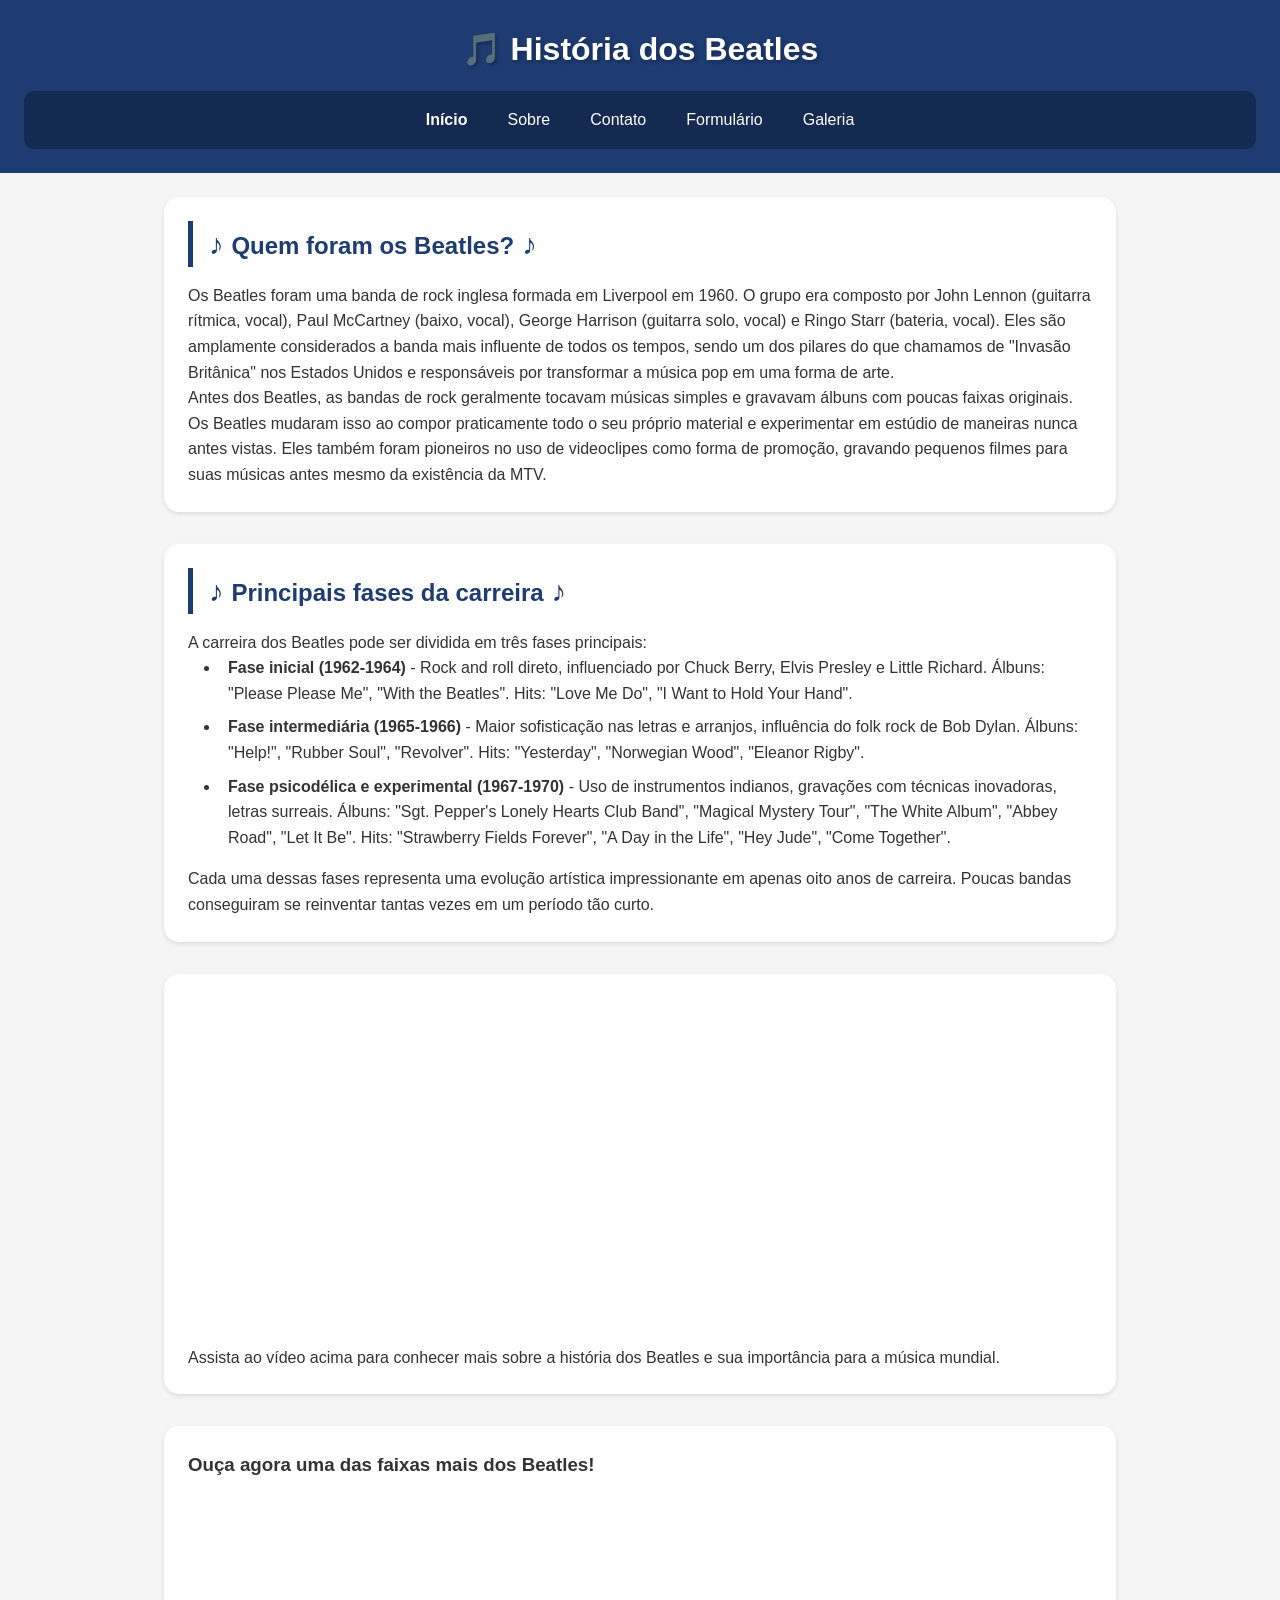
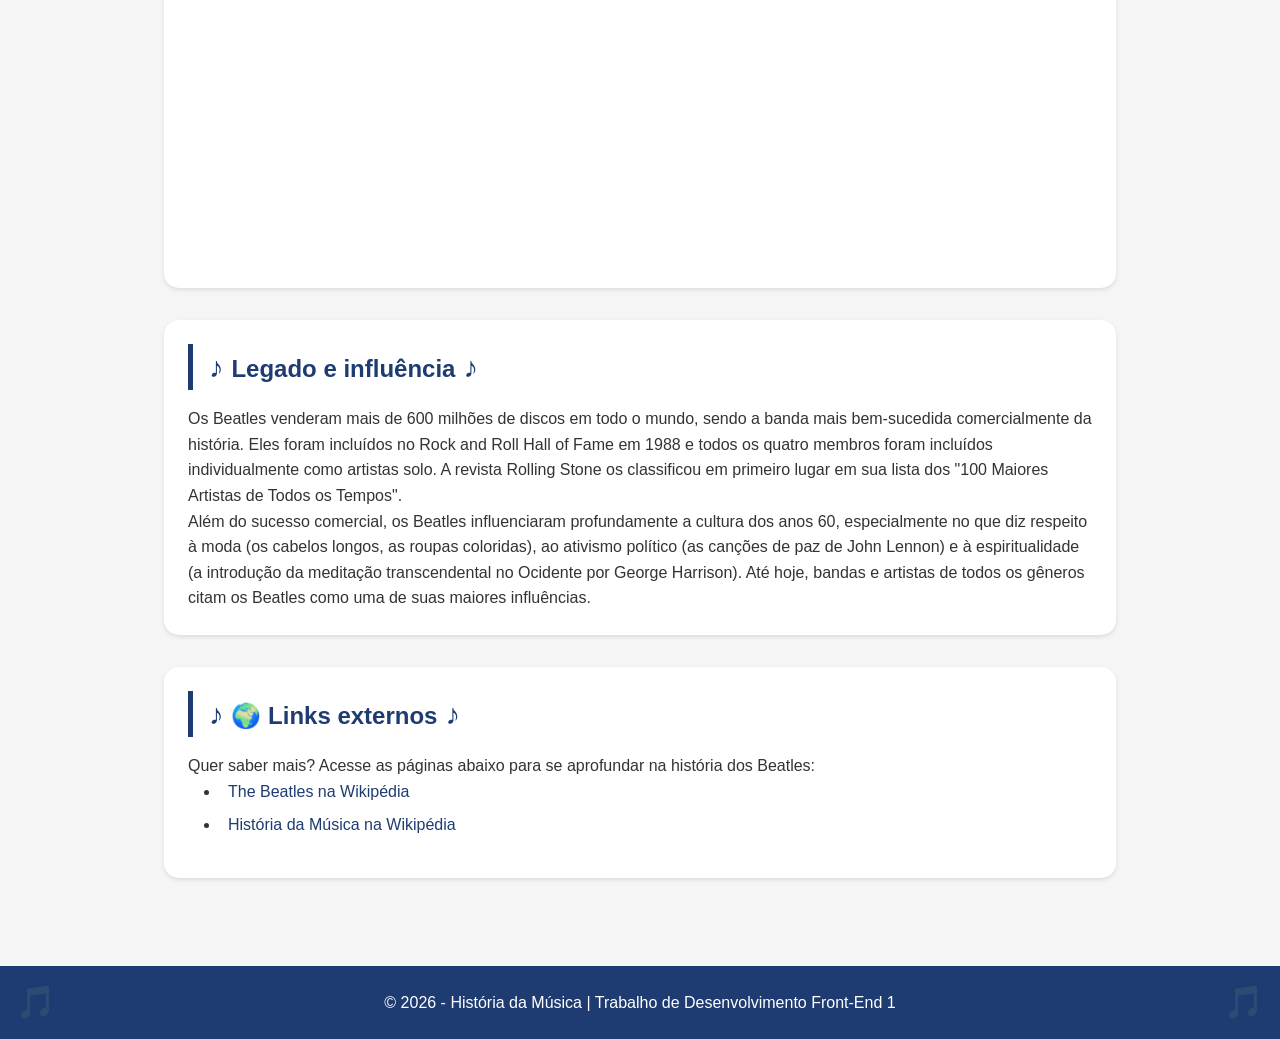
<file: html/beatles.html>
<!DOCTYPE html>
<html lang="pt-br">

<head>
    <meta charset="UTF-8">
    <meta name="viewport" content="width=device-width, initial-scale=1.0">
    <meta name="description" content="História dos Beatles, uma das bandas mais importantes da música mundial">
    <link rel="stylesheet" href="/css/artistas.css">
    <link rel="stylesheet" href="/css/global.css">
    <title>História dos Beatles - História da Música</title>
</head>

<body>

    <header>
        <h1 id="titulo-principal">🎵 História dos Beatles</h1>

        <!-- Menu de navegação com links internos -->
        <nav>
            <a href="inicio.html">Início</a>
            <a href="sobre.html">Sobre</a>
            <a href="contato.html">Contato</a>
            <a href="formulario.html">Formulário</a>
            <a href="galeria.html">Galeria</a>
        </nav>
    </header>

    <main>

        <section>
            <article>
                <h2>Quem foram os Beatles?</h2>
                <p>Os Beatles foram uma banda de rock inglesa formada em Liverpool em 1960. O grupo era composto por
                    John Lennon (guitarra rítmica, vocal), Paul McCartney (baixo, vocal), George Harrison (guitarra
                    solo, vocal) e Ringo Starr (bateria, vocal). Eles são amplamente considerados a banda mais
                    influente de todos os tempos, sendo um dos pilares do que chamamos de "Invasão Britânica" nos
                    Estados Unidos e responsáveis por transformar a música pop em uma forma de arte.</p>
                <p>Antes dos Beatles, as bandas de rock geralmente tocavam músicas simples e gravavam álbuns com poucas
                    faixas originais. Os Beatles mudaram isso ao compor praticamente todo o seu próprio material e
                    experimentar em estúdio de maneiras nunca antes vistas. Eles também foram pioneiros no uso de
                    videoclipes como forma de promoção, gravando pequenos filmes para suas músicas antes mesmo da
                    existência da MTV.</p>
            </article>
        </section>

        <section>
            <article>

                <h2>Principais fases da carreira</h2>
                <p>A carreira dos Beatles pode ser dividida em três fases principais:</p>
                <ul>
                    <li><strong>Fase inicial (1962-1964)</strong> - Rock and roll direto, influenciado por Chuck Berry,
                        Elvis Presley e Little Richard. Álbuns: "Please Please Me", "With the Beatles". Hits: "Love Me
                        Do", "I Want to Hold Your Hand".</li>
                    <li><strong>Fase intermediária (1965-1966)</strong> - Maior sofisticação nas letras e arranjos,
                        influência do folk rock de Bob Dylan. Álbuns: "Help!", "Rubber Soul", "Revolver". Hits:
                        "Yesterday",
                        "Norwegian Wood", "Eleanor Rigby".</li>
                    <li><strong>Fase psicodélica e experimental (1967-1970)</strong> - Uso de instrumentos indianos,
                        gravações com técnicas inovadoras, letras surreais. Álbuns: "Sgt. Pepper's Lonely Hearts Club
                        Band", "Magical Mystery Tour", "The White Album", "Abbey Road", "Let It Be". Hits: "Strawberry
                        Fields Forever", "A Day in the Life", "Hey Jude", "Come Together".</li>
                </ul>
                <p>Cada uma dessas fases representa uma evolução artística impressionante em apenas oito anos de
                    carreira. Poucas bandas conseguiram se reinventar tantas vezes em um período tão curto.</p>
            </article>
        </section>

        <section>
            <article>
                <iframe width="560" height="315" src="https://www.youtube.com/embed/3V6JCvdVYwY?si=ZCTJavPy29-0iq7s"
                    title="YouTube video player" frameborder="0"
                    allow="accelerometer; autoplay; clipboard-write; encrypted-media; gyroscope; picture-in-picture; web-share"
                    referrerpolicy="strict-origin-when-cross-origin" allowfullscreen></iframe>
                <p>Assista ao vídeo acima para conhecer mais sobre a história dos Beatles e sua importância para a
                    música mundial.</p>
            </article>
        </section>

        <section>
            <article>
                <h3>Ouça agora uma das faixas mais dos Beatles!</h3>
                <iframe data-testid="embed-iframe" style="border-radius:12px"
                    src="https://open.spotify.com/embed/track/6dGnYIeXmHdcikdzNNDMm2?utm_source=generator" width="50%"
                    height="352" frameBorder="0" allowfullscreen=""
                    allow="autoplay; clipboard-write; encrypted-media; fullscreen; picture-in-picture"
                    loading="lazy"></iframe>
            </article>
        </section>

        <section>
            <article>
                <h2>Legado e influência</h2>
                <p>Os Beatles venderam mais de 600 milhões de discos em todo o mundo, sendo a banda mais bem-sucedida
                    comercialmente da história. Eles foram incluídos no Rock and Roll Hall of Fame em 1988 e todos os
                    quatro membros foram incluídos individualmente como artistas solo. A revista Rolling Stone os
                    classificou em primeiro lugar em sua lista dos "100 Maiores Artistas de Todos os Tempos".</p>
                <p>Além do sucesso comercial, os Beatles influenciaram profundamente a cultura dos anos 60,
                    especialmente no que diz respeito à moda (os cabelos longos, as roupas coloridas), ao ativismo
                    político (as canções de paz de John Lennon) e à espiritualidade (a introdução da meditação
                    transcendental no Ocidente por George Harrison). Até hoje, bandas e artistas de todos os gêneros
                    citam os Beatles como uma de suas maiores influências.</p>
            </article>
        </section>

        <section>
            <article>
                <h2 class="subtitulo">🌍 Links externos</h2>
                <p>Quer saber mais? Acesse as páginas abaixo para se aprofundar na história dos Beatles:</p>
                <ul>
                    <li><a title="Clique aqui para saber mais sobre os Beatles"
                            href="https://pt.wikipedia.org/wiki/The_Beatles" target="_blank"
                            rel="noopener noreferrer">The
                            Beatles na Wikipédia</a></li>
                    <li><a title="Clique aqui para saber mais sobre a história da música"
                            href="https://pt.wikipedia.org/wiki/História_da_música" target="_blank"
                            rel="noopener noreferrer">História da Música na Wikipédia</a></li>
                </ul>
            </article>
        </section>
    </main>

    <footer>
        <p>&copy; 2026 - História da Música | Trabalho de Desenvolvimento Front-End 1</p>
    </footer>

</body>

</html>
</file>
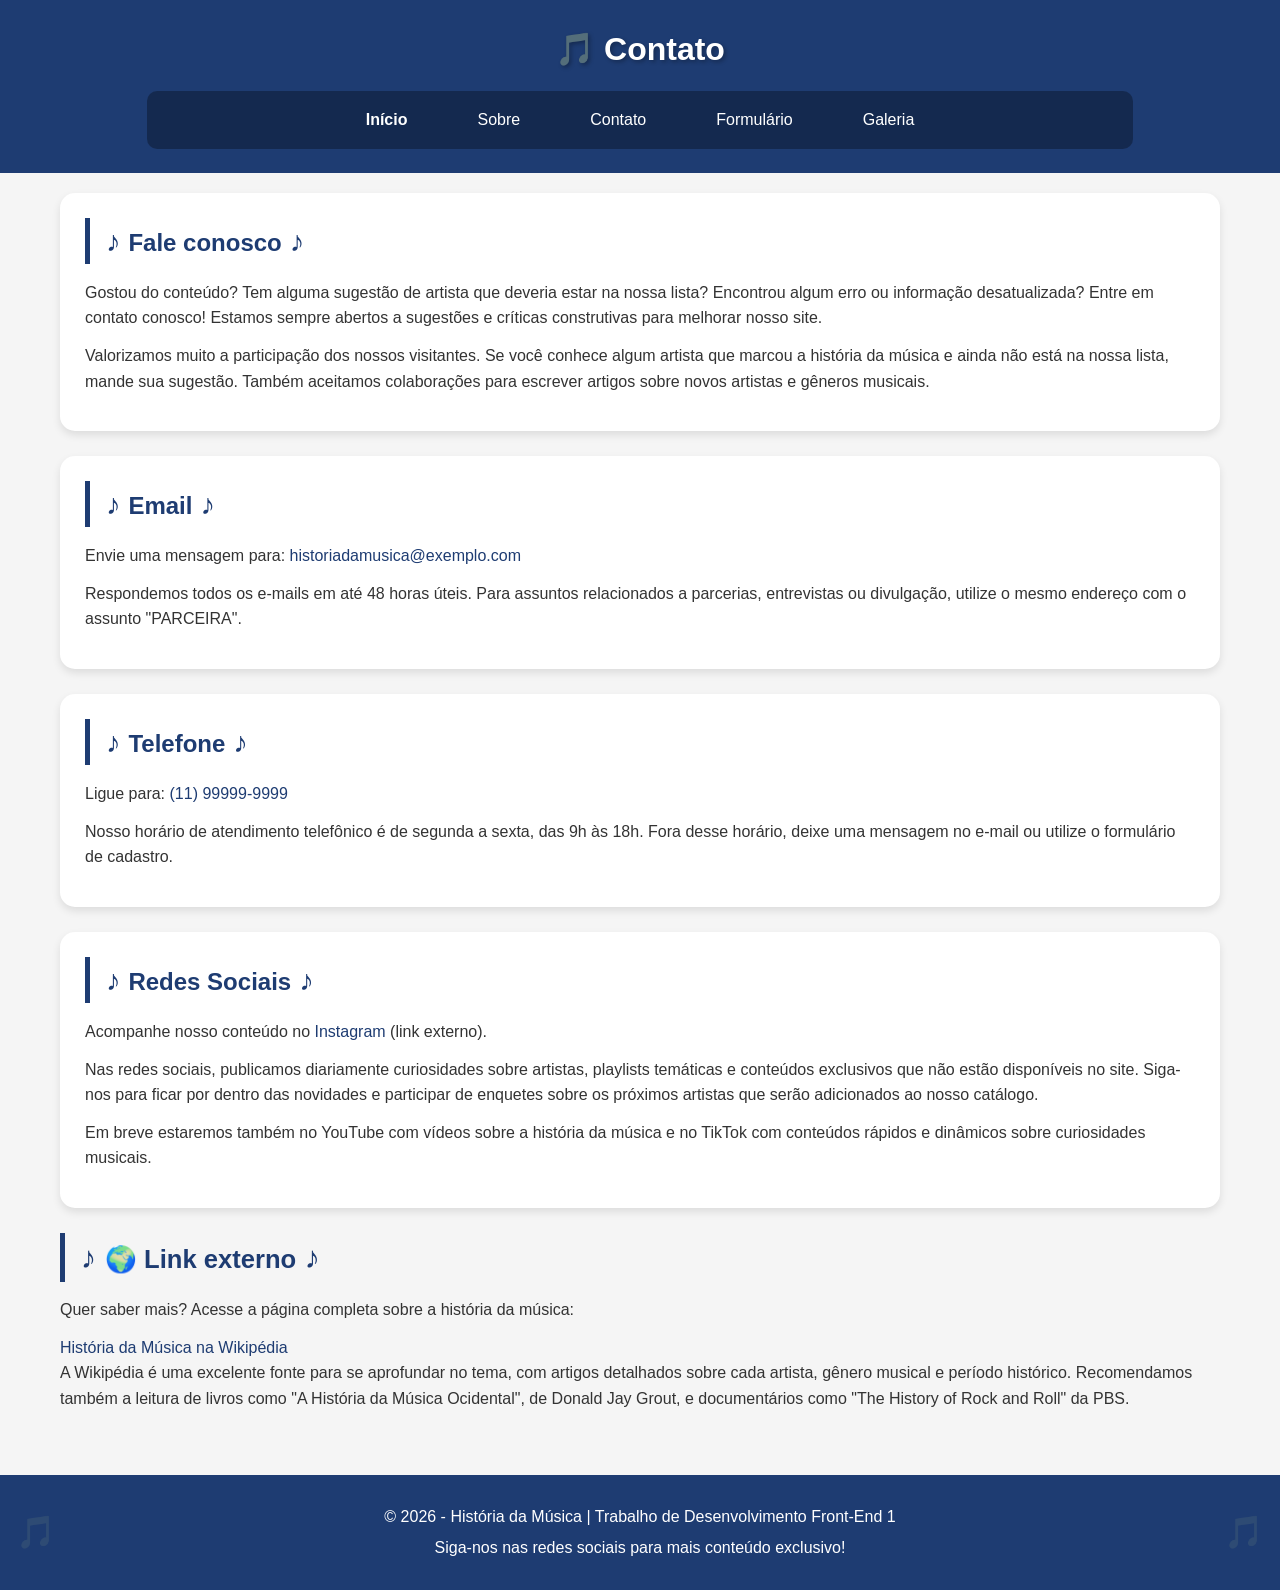
<file: html/contato.html>
<!DOCTYPE html>
<html lang="pt-BR">

<head>
    <meta charset="UTF-8">
    <meta name="viewport" content="width=device-width, initial-scale=1.0">
    <meta name="description" content="Entre em contato conosco para saber mais sobre a história da música">
    <link rel="stylesheet" href="/css/contato.css">
    <link rel="stylesheet" href="/css/global.css">
    <link rel="stylesheet" href="https://cdnjs.cloudflare.com/ajax/libs/animate.css/4.1.1/animate.min.css">
    <title>Contato - História da Música</title>
</head>

<body>

    <header>
        <h1>🎵 Contato</h1>

        <!-- Menu de navegação com links internos -->
        <nav class="animate__animated animate__fadeInUp">
            <a href="inicio.html">Início</a>
            <a href="sobre.html">Sobre</a>
            <a href="contato.html">Contato</a>
            <a href="formulario.html">Formulário</a>
            <a href="galeria.html">Galeria</a>
        </nav>
    </header>

    <main>
        <section>
            <article class="animate__animated animate__fadeIn">
                <h2>Fale conosco</h2>
                <p>Gostou do conteúdo? Tem alguma sugestão de artista que deveria estar na nossa lista? Encontrou
                    algum
                    erro ou informação desatualizada? Entre em contato conosco! Estamos sempre abertos a sugestões e
                    críticas construtivas para melhorar nosso site.</p>
                <p>Valorizamos muito a participação dos nossos visitantes. Se você conhece algum artista que marcou
                    a
                    história da música e ainda não está na nossa lista, mande sua sugestão. Também aceitamos
                    colaborações para escrever artigos sobre novos artistas e gêneros musicais.</p>
            </article>
        </section>

        <section>
            <article class="animate__animated animate__fadeIn">
                <h2>Email</h2>
                <p>Envie uma mensagem para: <a
                        href="mailto:historiadamusica@exemplo.com">historiadamusica@exemplo.com</a>
                </p>
                <p>Respondemos todos os e-mails em até 48 horas úteis. Para assuntos relacionados a parcerias,
                    entrevistas ou divulgação, utilize o mesmo endereço com o assunto "PARCEIRA".</p>
            </article>
        </section>

        <section>
            <article>
                <h2>Telefone</h2>
                <p>Ligue para: <a href="tel:11999999999">(11) 99999-9999</a></p>
                <p>Nosso horário de atendimento telefônico é de segunda a sexta, das 9h às 18h. Fora desse horário,
                    deixe uma mensagem no e-mail ou utilize o formulário de cadastro.</p>
            </article>
        </section>

        <section>
            <article>
                <h2>Redes Sociais</h2>
                <p>Acompanhe nosso conteúdo no <a href="https://www.instagram.com" target="_blank"
                        rel="noopener noreferrer">Instagram</a> (link externo).</p>
                <p>Nas redes sociais, publicamos diariamente curiosidades sobre artistas, playlists temáticas e
                    conteúdos exclusivos que não estão disponíveis no site. Siga-nos para ficar por dentro das
                    novidades e participar de enquetes sobre os próximos artistas que serão adicionados ao nosso
                    catálogo.</p>
                <p>Em breve estaremos também no YouTube com vídeos sobre a história da música e no TikTok com
                    conteúdos
                    rápidos e dinâmicos sobre curiosidades musicais.</p>
            </article>
        </section>


        <h2 class="subtitulo">🌍 Link externo</h2>
        <p>Quer saber mais? Acesse a página completa sobre a história da música:</p>
        <a title="Clique aqui para saber mais sobre a música" href="https://pt.wikipedia.org/wiki/História_da_música"
            target="_blank" rel="noopener noreferrer">História da Música na Wikipédia</a>
        <p>A Wikipédia é uma excelente fonte para se aprofundar no tema, com artigos detalhados sobre cada
            artista, gênero musical e período histórico. Recomendamos também a leitura de livros como "A
            História da Música Ocidental", de Donald Jay Grout, e documentários como "The History of Rock and
            Roll" da PBS.</p>
    </main>

    <footer>
        <p>&copy; 2026 - História da Música | Trabalho de Desenvolvimento Front-End 1</p>
        <p>Siga-nos nas redes sociais para mais conteúdo exclusivo!</p>
    </footer>

</body>

</html>
</file>
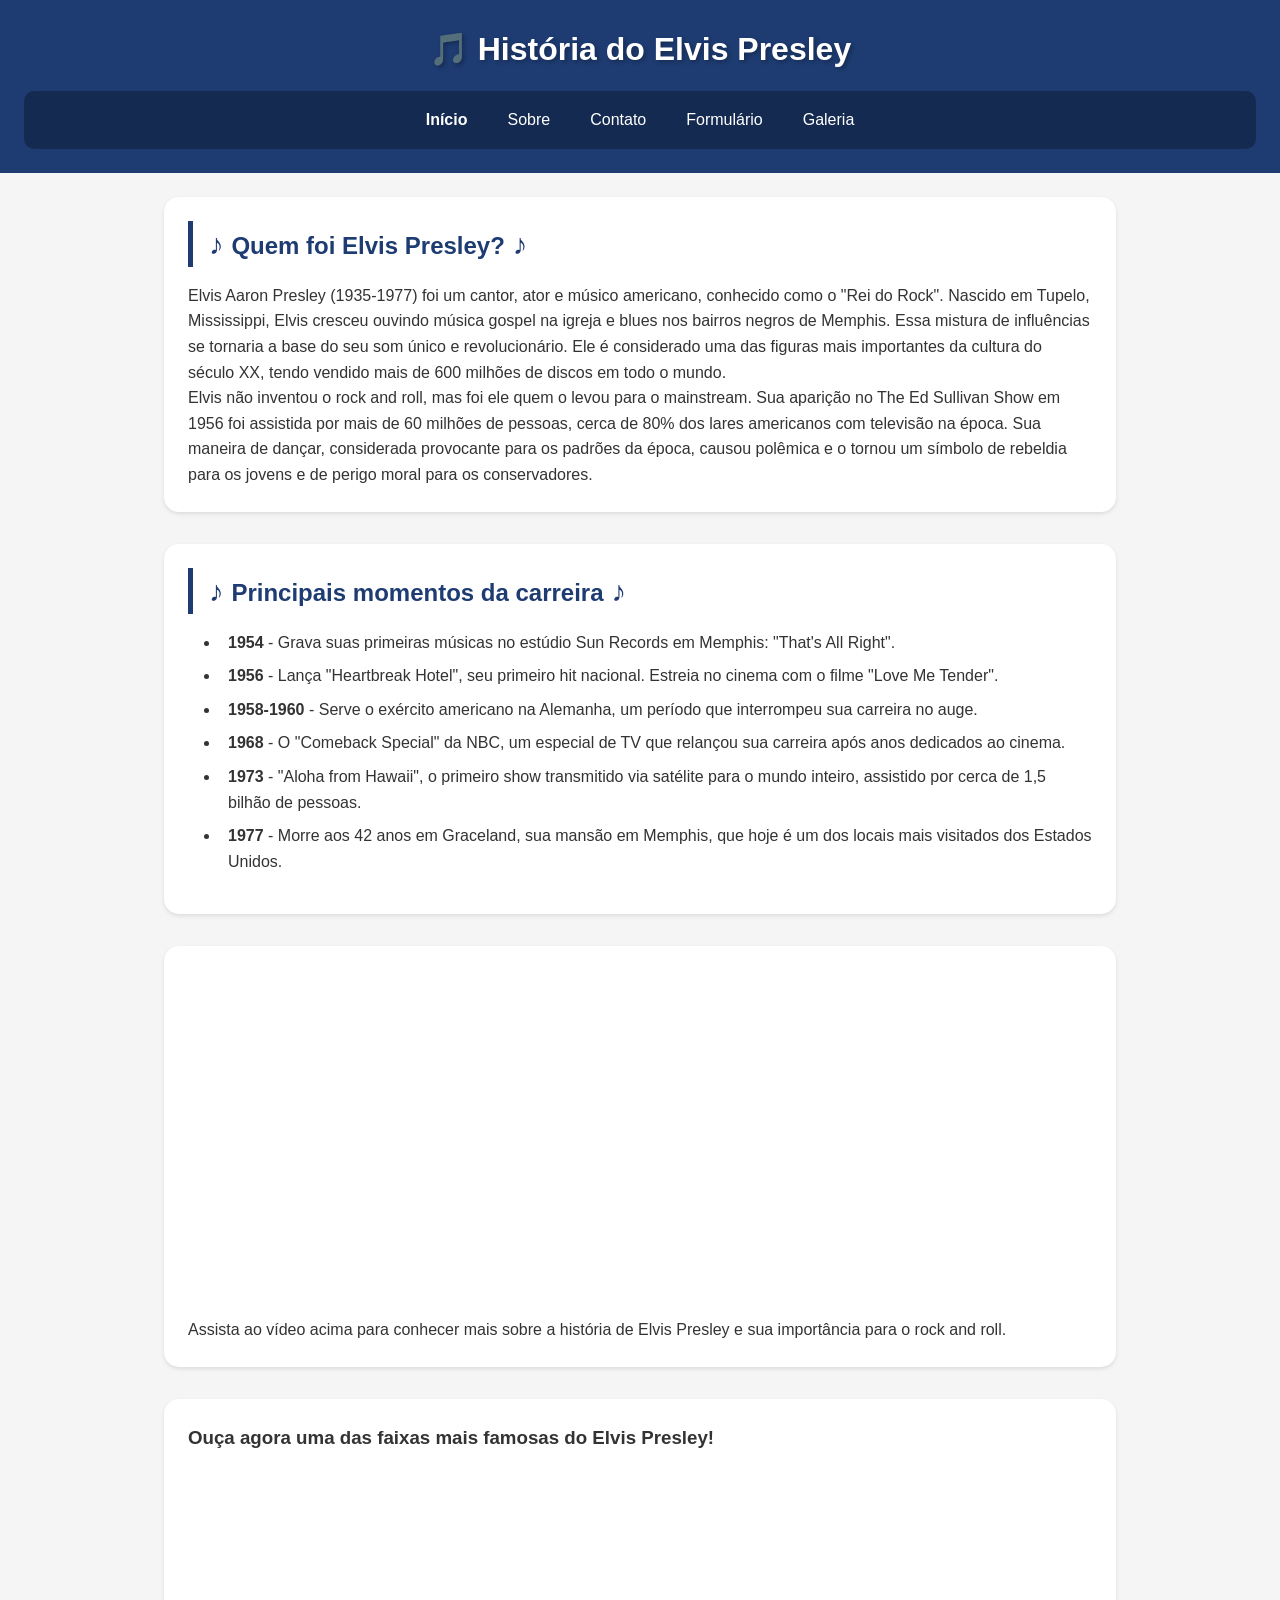
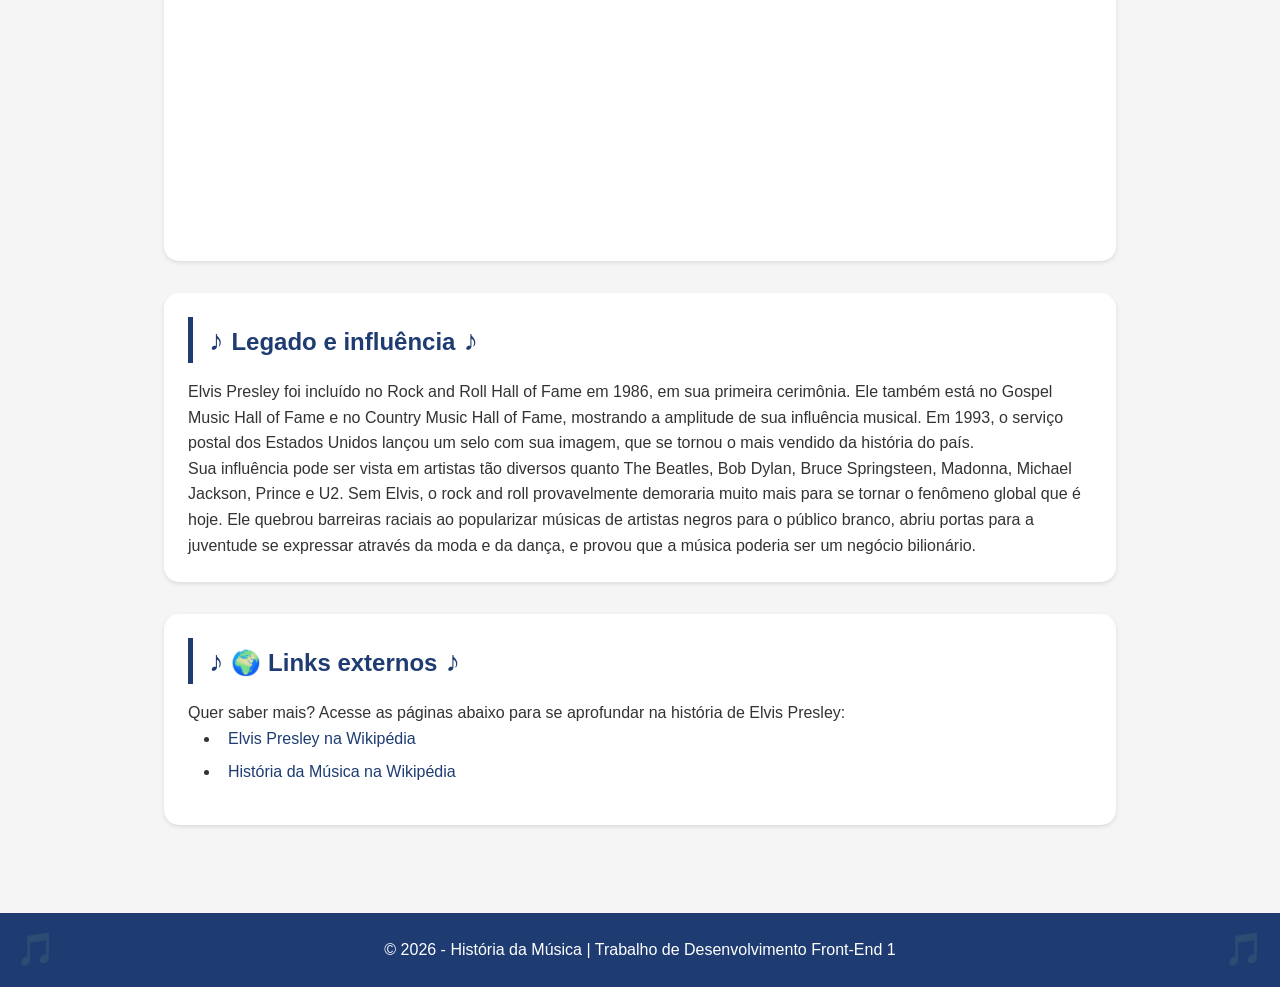
<file: html/elvis.html>
<!DOCTYPE html>
<html lang="pt-br">

<head>
    <meta charset="UTF-8">
    <meta name="viewport" content="width=device-width, initial-scale=1.0">
    <meta name="description" content="História de Elvis Presley, o Rei do Rock">
    <link rel="stylesheet" href="/css/artistas.css">
    <link rel="stylesheet" href="/css/global.css">
    <title>História do Elvis - História da Música</title>
</head>

<body>

    <header>
        <h1 id="titulo-principal">🎵 História do Elvis Presley</h1>

        <!-- Menu de navegação com links internos -->
        <nav>
            <a href="inicio.html">Início</a>
            <a href="sobre.html">Sobre</a>
            <a href="contato.html">Contato</a>
            <a href="formulario.html">Formulário</a>
            <a href="galeria.html">Galeria</a>
        </nav>
    </header>

    <main>
        <section>
            <article>
                <h2>Quem foi Elvis Presley?</h2>
                <p>Elvis Aaron Presley (1935-1977) foi um cantor, ator e músico americano, conhecido como o "Rei do
                    Rock". Nascido em Tupelo, Mississippi, Elvis cresceu ouvindo música gospel na igreja e blues nos
                    bairros negros de Memphis. Essa mistura de influências se tornaria a base do seu som único e
                    revolucionário. Ele é considerado uma das figuras mais importantes da cultura do século XX,
                    tendo vendido mais de 600 milhões de discos em todo o mundo.</p>
                <p>Elvis não inventou o rock and roll, mas foi ele quem o levou para o mainstream. Sua aparição no The
                    Ed Sullivan Show em 1956 foi assistida por mais de 60 milhões de pessoas, cerca de 80% dos lares
                    americanos com televisão na época. Sua maneira de dançar, considerada provocante para os padrões da
                    época, causou polêmica e o tornou um símbolo de rebeldia para os jovens e de perigo moral para os
                    conservadores.</p>
            </article>
        </section>

        <section>
            <article>
                <h2>Principais momentos da carreira</h2>
                <ul>
                    <li><strong>1954</strong> - Grava suas primeiras músicas no estúdio Sun Records em Memphis: "That's
                        All Right".</li>
                    <li><strong>1956</strong> - Lança "Heartbreak Hotel", seu primeiro hit nacional. Estreia no cinema
                        com o filme "Love Me Tender".</li>
                    <li><strong>1958-1960</strong> - Serve o exército americano na Alemanha, um período que interrompeu
                        sua carreira no auge.</li>
                    <li><strong>1968</strong> - O "Comeback Special" da NBC, um especial de TV que relançou sua carreira
                        após anos dedicados ao cinema.</li>
                    <li><strong>1973</strong> - "Aloha from Hawaii", o primeiro show transmitido via satélite para o
                        mundo inteiro, assistido por cerca de 1,5 bilhão de pessoas.</li>
                    <li><strong>1977</strong> - Morre aos 42 anos em Graceland, sua mansão em Memphis, que hoje é um
                        dos locais mais visitados dos Estados Unidos.</li>
                </ul>
            </article>
        </section>

        <section>
            <article>
                <iframe width="560" height="315" src="https://www.youtube.com/embed/but1vGEUwAc?si=K1DthESVgT86IFYf"
                    title="YouTube video player" frameborder="0"
                    allow="accelerometer; autoplay; clipboard-write; encrypted-media; gyroscope; picture-in-picture; web-share"
                    referrerpolicy="strict-origin-when-cross-origin" allowfullscreen></iframe>
                <p>Assista ao vídeo acima para conhecer mais sobre a história de Elvis Presley e sua importância para o
                    rock and roll.</p>
            </article>
        </section>

        <section>
            <article>
                <h3>Ouça agora uma das faixas mais famosas do Elvis Presley!</h3>
                <iframe data-testid="embed-iframe" style="border-radius:12px"
                    src="https://open.spotify.com/embed/track/44AyOl4qVkzS48vBsbNXaC?utm_source=generator" width="50%"
                    height="352" frameBorder="0" allowfullscreen=""
                    allow="autoplay; clipboard-write; encrypted-media; fullscreen; picture-in-picture"
                    loading="lazy"></iframe>
            </article>
        </section>

        <section>
            <article>
                <h2>Legado e influência</h2>
                <p>Elvis Presley foi incluído no Rock and Roll Hall of Fame em 1986, em sua primeira cerimônia. Ele
                    também está no Gospel Music Hall of Fame e no Country Music Hall of Fame, mostrando a amplitude de
                    sua influência musical. Em 1993, o serviço postal dos Estados Unidos lançou um selo com sua
                    imagem, que se tornou o mais vendido da história do país.</p>
                <p>Sua influência pode ser vista em artistas tão diversos quanto The Beatles, Bob Dylan, Bruce
                    Springsteen, Madonna, Michael Jackson, Prince e U2. Sem Elvis, o rock and roll provavelmente
                    demoraria muito mais para se tornar o fenômeno global que é hoje. Ele quebrou barreiras raciais ao
                    popularizar músicas de artistas negros para o público branco, abriu portas para a juventude se
                    expressar através da moda e da dança, e provou que a música poderia ser um negócio bilionário.</p>
            </article>
        </section>

        <section>
            <article>
                <h2 class="subtitulo">🌍 Links externos</h2>
                <p>Quer saber mais? Acesse as páginas abaixo para se aprofundar na história de Elvis Presley:</p>
                <ul>
                    <li><a title="Clique aqui para saber mais sobre Elvis Presley"
                            href="https://pt.wikipedia.org/wiki/Elvis_Presley" target="_blank"
                            rel="noopener noreferrer">Elvis Presley na Wikipédia</a></li>
                    <li><a title="Clique aqui para saber mais sobre a história da música"
                            href="https://pt.wikipedia.org/wiki/História_da_música" target="_blank"
                            rel="noopener noreferrer">História da Música na Wikipédia</a></li>
                </ul>
            </article>
        </section>
        </article>
    </main>

    <footer>
        <p>&copy; 2026 - História da Música | Trabalho de Desenvolvimento Front-End 1</p>
    </footer>

</body>

</html>
</file>
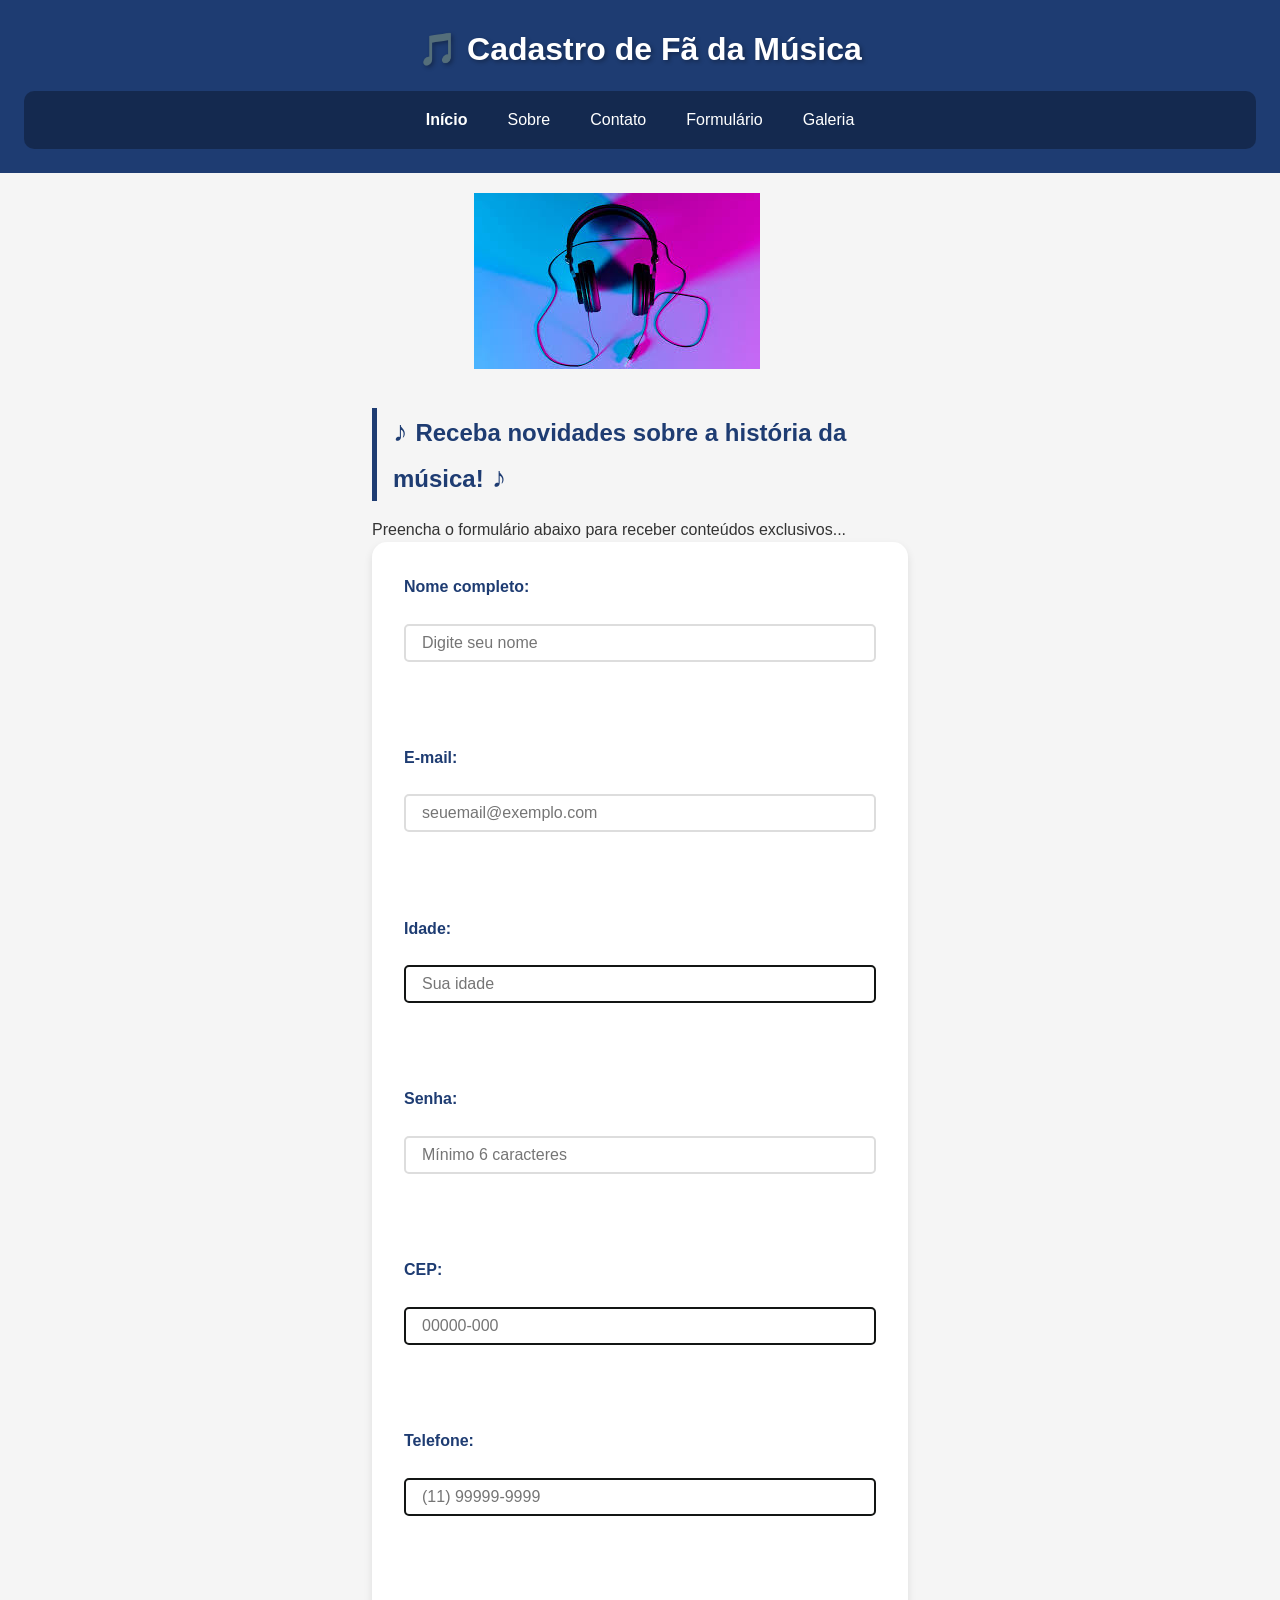
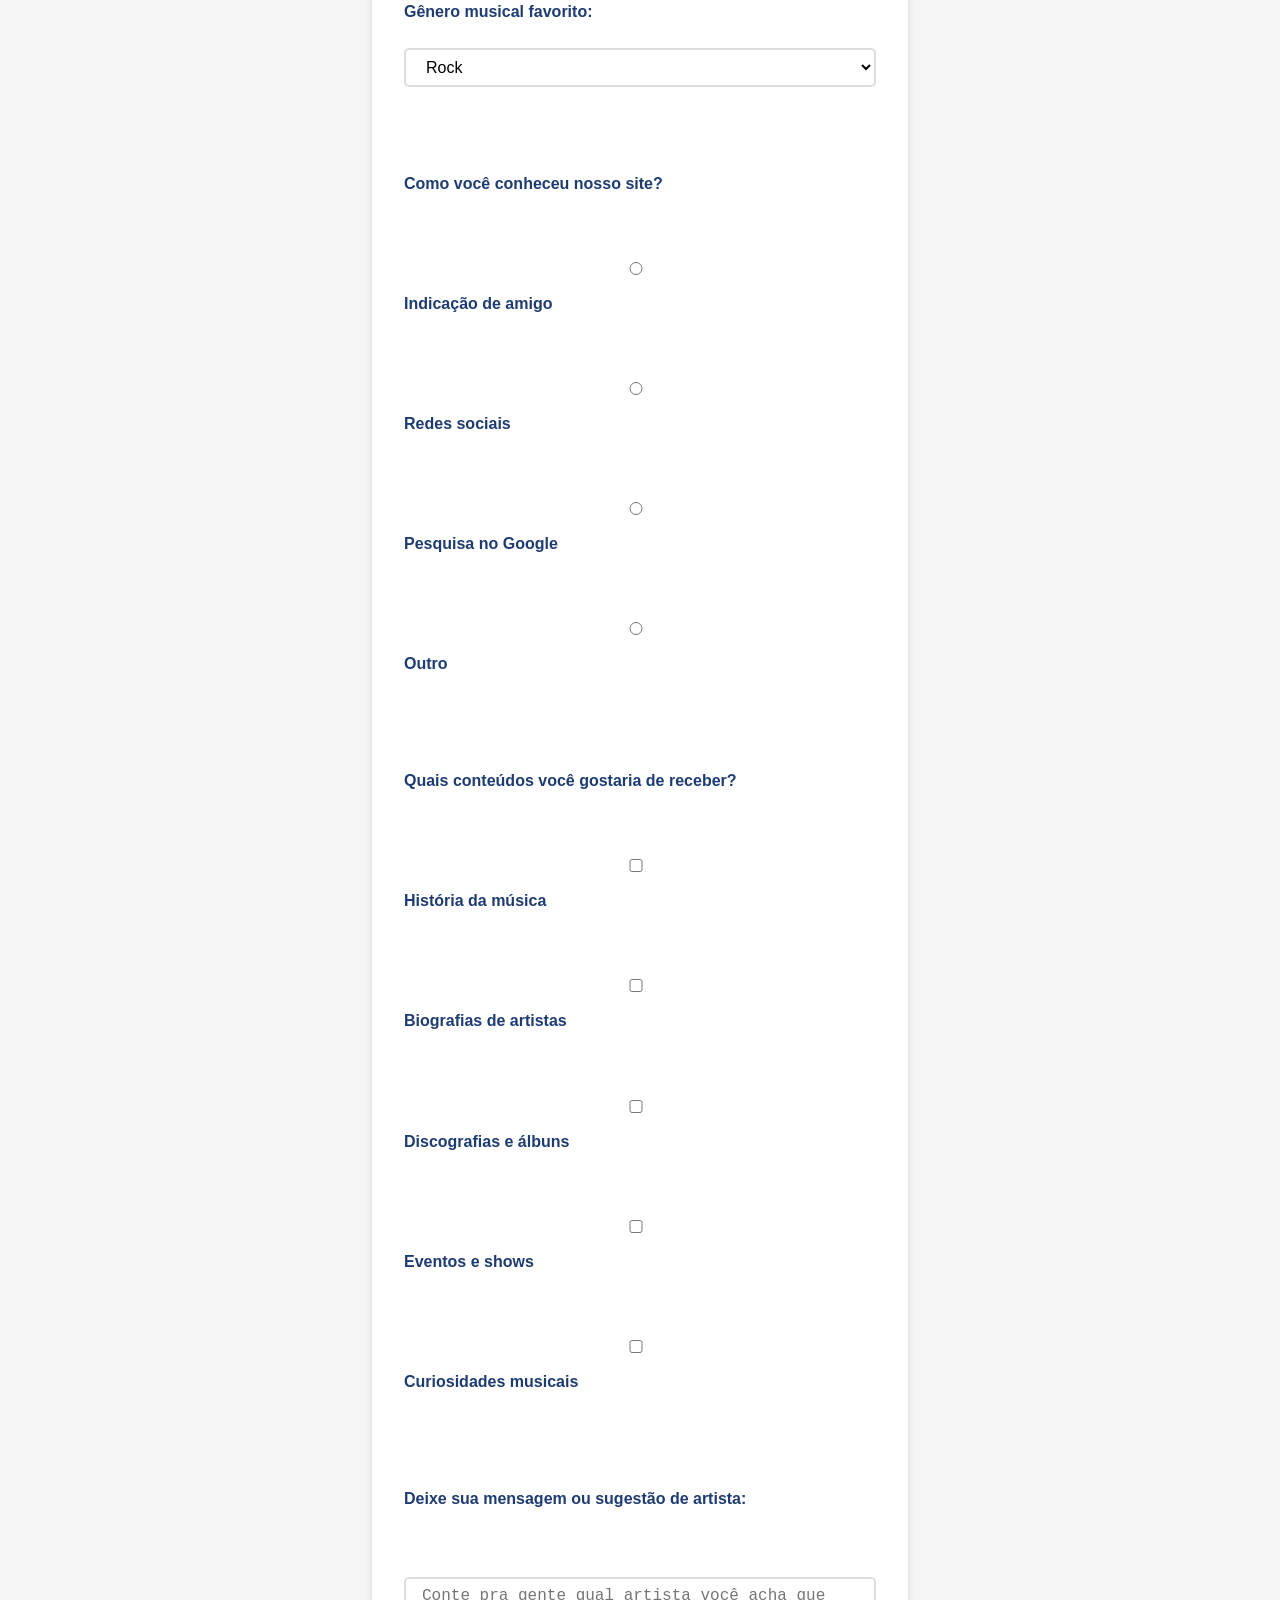
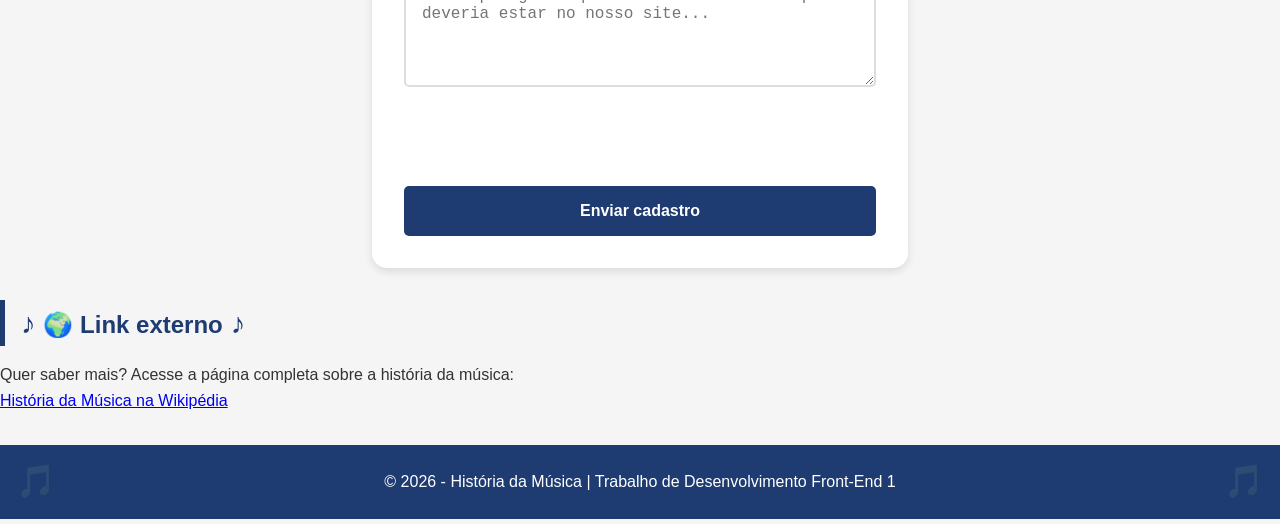
<file: html/formulario.html>
<!DOCTYPE html>
<html lang="pt-BR">

<head>
    <meta charset="UTF-8">
    <meta name="viewport" content="width=device-width, initial-scale=1.0">
    <meta name="description" content="Formulário de cadastro para receber novidades sobre a história da música">
    <link rel="stylesheet" href="/css/formulario.css">
    <link rel="stylesheet" href="/css/global.css">
    <link rel="stylesheet" href="https://cdnjs.cloudflare.com/ajax/libs/animate.css/4.1.1/animate.min.css">
    <title>Formulário - História da Música</title>
</head>

<body>

    <header>
        <h1>🎵 Cadastro de Fã da Música</h1>

        <!-- Menu de navegação com links internos -->
        <nav class="animate__animated animate__fadeInUp">
            <a href="inicio.html">Início</a>
            <a href="sobre.html">Sobre</a>
            <a href="contato.html">Contato</a>
            <a href="formulario.html">Formulário</a>
            <a href="galeria.html">Galeria</a>
        </nav>
    </header>

    <main>
        <img
            class="animate__animated animate__fadeIn" 
            id="imgForm"
            src="[data-uri]"
            alt="Imagem relacionada a musica">

        <section>
            <article class="animate__animated animate__fadeIn">
                <div class="form-container">
                    <h2>Receba novidades sobre a história da música!</h2>
                    <p>Preencha o formulário abaixo para receber conteúdos exclusivos...</p>

                    <form>
                        <!-- Campo Nome - required, minlength, maxlength -->
                        <label for="nome">Nome completo:</label>
                        <input type="text" id="nome" name="nome_completo" required minlength="3" maxlength="100"
                            placeholder="Digite seu nome"
                            oninvalid="this.setCustomValidity('Digite seu nome completo (mínimo 3 caracteres)')"
                            oninput="this.setCustomValidity('')">
                        <br><br>

                        <!-- Campo Email - required, type email -->
                        <label for="email">E-mail:</label>
                        <input type="email" id="email" name="email_usuario" required placeholder="seuemail@exemplo.com"
                            oninvalid="this.setCustomValidity('Digite um e-mail válido (exemplo: nome@email.com)')"
                            oninput="this.setCustomValidity('')">
                        <br><br>

                        <!-- Campo Idade - min 18, max 60 -->
                        <label for="idade">Idade:</label>
                        <input type="number" id="idade" name="idade_usuario" min="18" max="60" placeholder="Sua idade"
                            oninvalid="this.setCustomValidity('Idade deve ser entre 18 e 60 anos')"
                            oninput="this.setCustomValidity('')">
                        <br><br>

                        <!-- Campo Senha - required, minlength 6 -->
                        <label for="senha">Senha:</label>
                        <input type="password" id="senha" name="senha_usuario" required minlength="6"
                            placeholder="Mínimo 6 caracteres"
                            oninvalid="this.setCustomValidity('Senha deve ter no mínimo 6 caracteres')"
                            oninput="this.setCustomValidity('')">
                        <br><br>

                        <!-- Campo CEP - pattern 00000-000 -->
                        <label for="cep">CEP:</label>
                        <input type="text" id="cep" name="cep_usuario" pattern="[0-9]{5}-[0-9]{3}"
                            placeholder="00000-000" title="Formato: 00000-000"
                            oninvalid="this.setCustomValidity('CEP inválido. Use o formato 00000-000 (exemplo: 12345-678)')"
                            oninput="this.setCustomValidity('')">
                        <br><br>

                        <!-- Campo Telefone - pattern para telefone celular -->
                        <label for="telefone">Telefone:</label>
                        <input type="tel" id="telefone" name="telefone_usuario" pattern="\([0-9]{2}\) [0-9]{5}-[0-9]{4}"
                            placeholder="(11) 99999-9999" title="Formato: (11) 99999-9999"
                            oninvalid="this.setCustomValidity('Telefone inválido. Use o formato (11) 99999-9999')"
                            oninput="this.setCustomValidity('')">
                        <br><br>

                        <!-- Select - Gênero musical favorito -->
                        <label for="genero_musical">Gênero musical favorito:</label>
                        <select id="genero_musical" name="genero_favorito">
                            <option value="rock">Rock</option>
                            <option value="pop">Pop</option>
                            <option value="mpb">MPB</option>
                            <option value="jazz">Jazz</option>
                            <option value="classica">Música Clássica</option>
                            <option value="samba">Samba</option>
                        </select>
                        <br><br>

                        <!-- Radio - Como conheceu o site -->
                        <label>Como você conheceu nosso site?</label><br>
                        <input type="radio" id="indicacao" name="origem" value="indicacao">
                        <label for="indicacao">Indicação de amigo</label><br>
                        <input type="radio" id="redes" name="origem" value="redes_sociais">
                        <label for="redes">Redes sociais</label><br>
                        <input type="radio" id="pesquisa" name="origem" value="pesquisa_google">
                        <label for="pesquisa">Pesquisa no Google</label><br>
                        <input type="radio" id="outro" name="origem" value="outro">
                        <label for="outro">Outro</label>
                        <br><br>

                        <!-- Checkbox - Interesses -->
                        <label>Quais conteúdos você gostaria de receber?</label><br>
                        <input type="checkbox" id="historia" name="interesses" value="historia_musica">
                        <label for="historia">História da música</label><br>
                        <input type="checkbox" id="artistas" name="interesses" value="biografias">
                        <label for="artistas">Biografias de artistas</label><br>
                        <input type="checkbox" id="discografias" name="interesses" value="discografias">
                        <label for="discografias">Discografias e álbuns</label><br>
                        <input type="checkbox" id="eventos" name="interesses" value="eventos">
                        <label for="eventos">Eventos e shows</label><br>
                        <input type="checkbox" id="curiosidades" name="interesses" value="curiosidades">
                        <label for="curiosidades">Curiosidades musicais</label>
                        <br><br>

                        <!-- Textarea - Mensagem -->
                        <label for="mensagem">Deixe sua mensagem ou sugestão de artista:</label><br>
                        <textarea id="mensagem" name="mensagem_usuario" rows="5" cols="40"
                            placeholder="Conte pra gente qual artista você acha que deveria estar no nosso site..."></textarea>
                        <br><br>

                        <!-- Botão de envio -->
                        <input type="submit" value="Enviar cadastro">
                    </form>
                </div>
            </article>
        </section>


        <section>
            <article>
                <h2 class="subtitulo">🌍 Link externo</h2>
                <p>Quer saber mais? Acesse a página completa sobre a história da música:</p>
                <a title="Clique aqui para saber mais sobre a música"
                    href="https://pt.wikipedia.org/wiki/História_da_música" target="_blank"
                    rel="noopener noreferrer">História da Música na Wikipédia</a>
            </article>
        </section>
    </main>

    <footer>
        <p>&copy; 2026 - História da Música | Trabalho de Desenvolvimento Front-End 1</p>
    </footer>
</body>

</html>
</file>
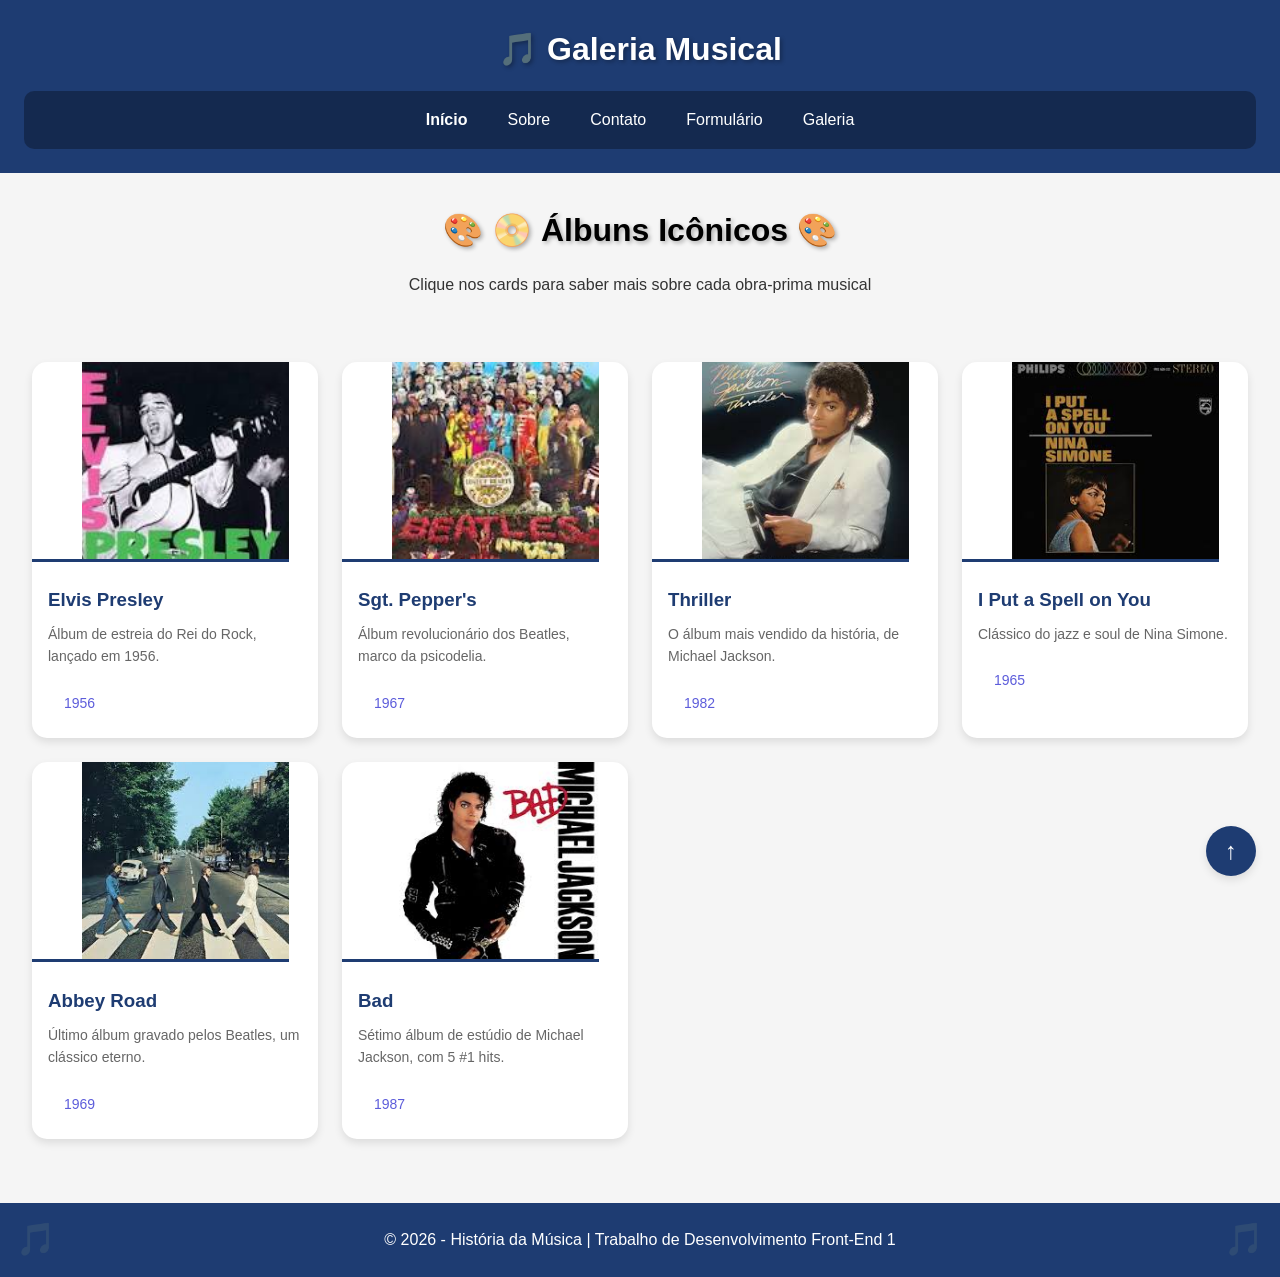
<file: html/galeria.html>
<!DOCTYPE html>
<html lang="pt-BR">

<head>
    <meta charset="UTF-8">
    <meta name="viewport" content="width=device-width, initial-scale=1.0">
    <meta name="description" content="Galeria de álbuns e artistas da história da música">
    <link rel="stylesheet" href="/css/grid.css">
    <link rel="stylesheet" href="/css/global.css">
    <link rel="stylesheet" href="https://cdnjs.cloudflare.com/ajax/libs/animate.css/4.1.1/animate.min.css">
    <title>Galeria - História da Música</title>
</head>

<body>
    <header>
        <div class="cabecalho">
            <h1 id="titulo-principal">🎵 Galeria Musical</h1>
            <nav class="animate__animated animate__fadeInUp">
                <a href="inicio.html">Início</a>
                <a href="sobre.html">Sobre</a>
                <a href="contato.html">Contato</a>
                <a href="formulario.html">Formulário</a>
                <a href="galeria.html">Galeria</a>
            </nav>
        </div>
    </header>

    <main class="animate__animated animate__fadeIn">
        <div class="galeria-titulo">
            <h1 id="tituloGaleria">📀 Álbuns Icônicos</h1>
            <p>Clique nos cards para saber mais sobre cada obra-prima musical</p>
        </div>

        <!-- SLIDE 24/25 - CSS GRID -->
        <div class="galeria-grid">

            <div class="card-album">
                <img src="[data-uri]"
                    alt="Elvis Presley">
                <h3>Elvis Presley</h3>
                <p>Álbum de estreia do Rei do Rock, lançado em 1956.</p>
                <span class="ano">1956</span>
            </div>

            <div class="card-album">
                <img src="[data-uri]"
                    alt="Sgt. Pepper">
                <h3>Sgt. Pepper's</h3>
                <p>Álbum revolucionário dos Beatles, marco da psicodelia.</p>
                <span class="ano">1967</span>
            </div>

            <div class="card-album">
                <img src="[data-uri]"
                    alt="Thriller">
                <h3>Thriller</h3>
                <p>O álbum mais vendido da história, de Michael Jackson.</p>
                <span class="ano">1982</span>
            </div>

            <div class="card-album">
                <img src="[data-uri]"
                    alt="Nina Simone">
                <h3>I Put a Spell on You</h3>
                <p>Clássico do jazz e soul de Nina Simone.</p>
                <span class="ano">1965</span>
            </div>

            <div class="card-album">
                <img src="[data-uri]"
                    alt="Abbey Road">
                <h3>Abbey Road</h3>
                <p>Último álbum gravado pelos Beatles, um clássico eterno.</p>
                <span class="ano">1969</span>
            </div>

            <div class="card-album">
                <img src="[data-uri]"
                    alt="Bad">
                <h3>Bad</h3>
                <p>Sétimo álbum de estúdio de Michael Jackson, com 5 #1 hits.</p>
                <span class="ano">1987</span>
            </div>

        </div>
    </main>

    <!-- SLIDE 20 - POSITION: FIXED (botão flutuante) -->
    <a href="#" class="btn-topo" title="Voltar ao topo">↑</a>

    <footer>
        <p>&copy; 2026 - História da Música | Trabalho de Desenvolvimento Front-End 1</p>
    </footer>

</body>

</html>
</file>
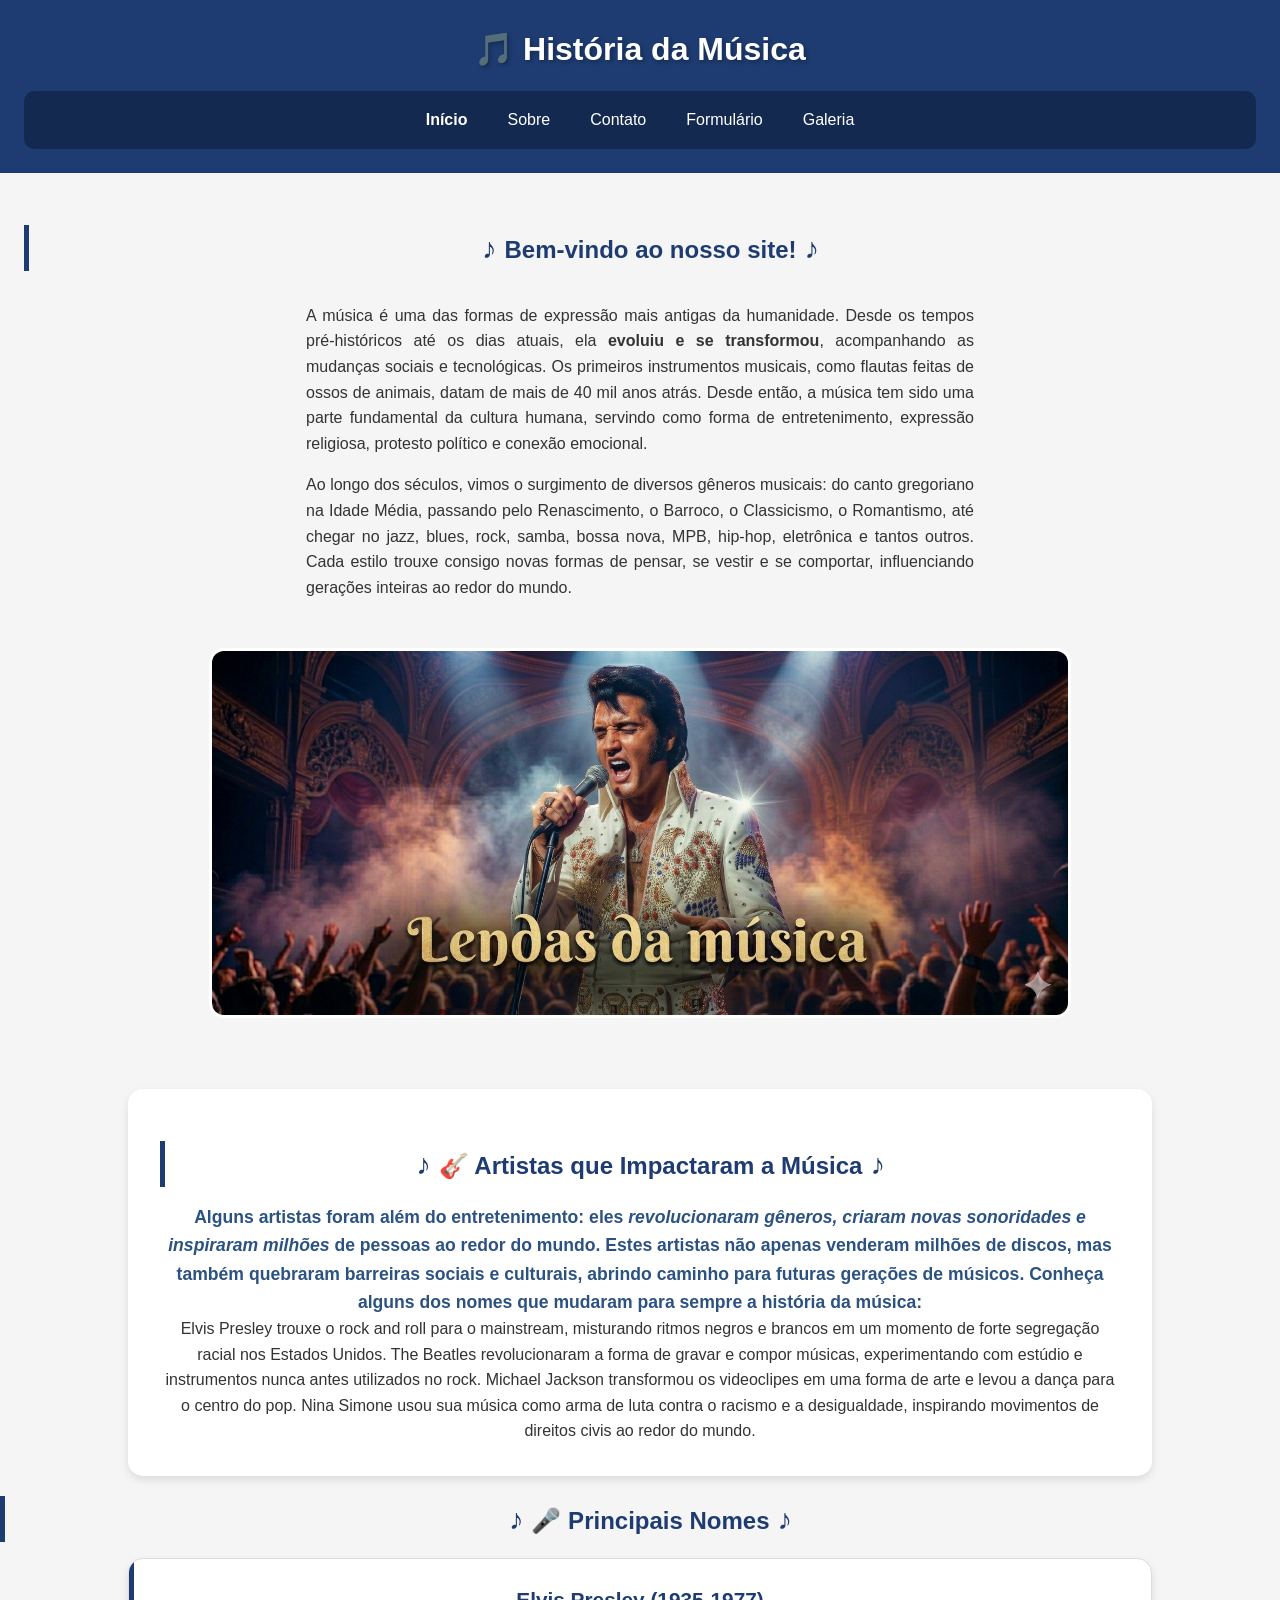
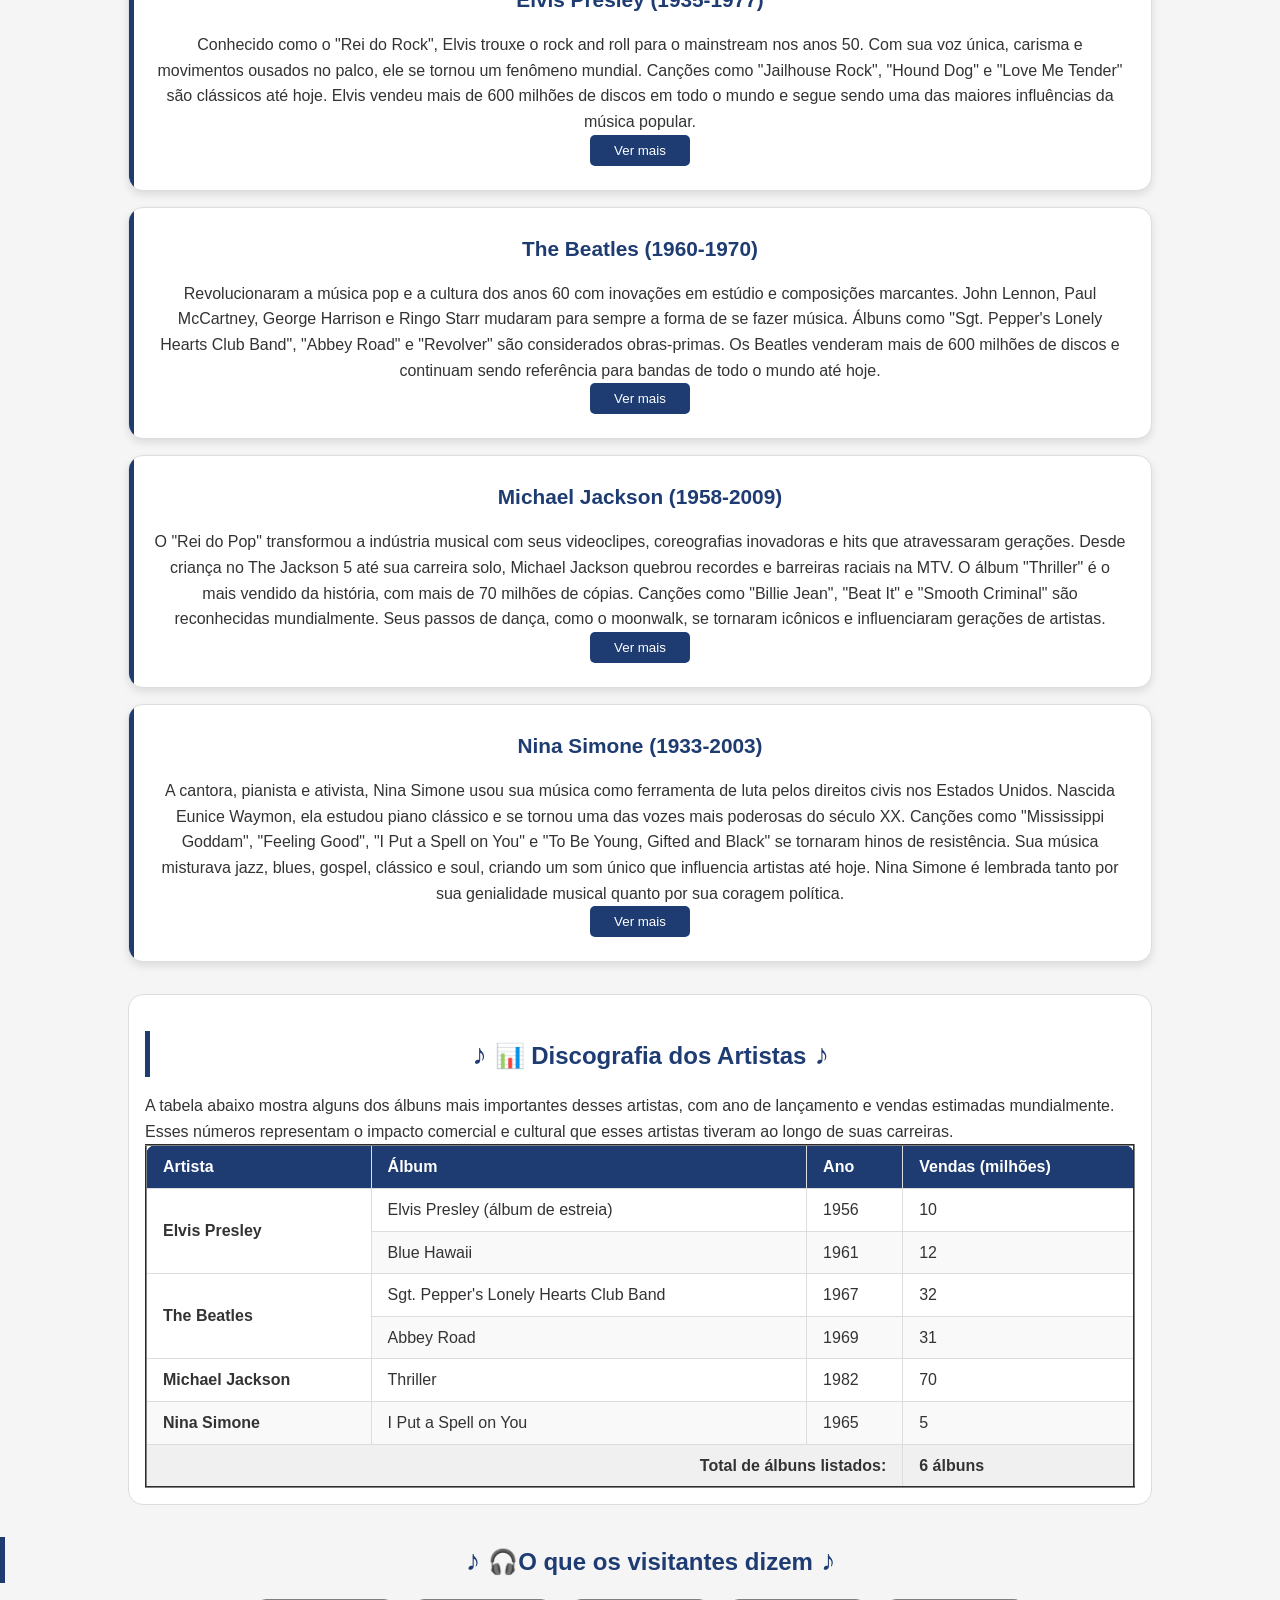
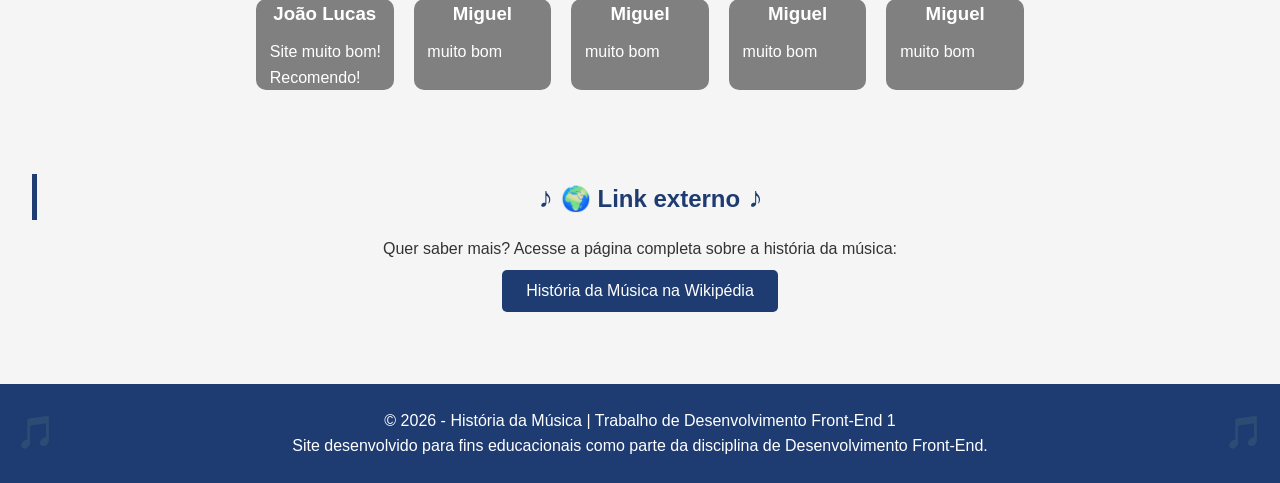
<file: html/inicio.html>
<!DOCTYPE html>
<html lang="pt-BR">

<head>
    <meta charset="UTF-8">
    <meta name="viewport" content="width=device-width, initial-scale=1.0">
    <meta name="description" content="Página inicial do site sobre a história da música e artistas impactantes">
    <link rel="stylesheet" href="/css/inicio.css">
    <link rel="stylesheet" href="/css/global.css">
    <link rel="stylesheet" href="https://cdnjs.cloudflare.com/ajax/libs/animate.css/4.1.1/animate.min.css">
    <title>Início - História da Música</title>
</head>

<body>
    <header>
        <div class="cabecalho">
            <h1 id="titulo-principal" class="animate__animated animate__fadeInUp">🎵 História da Música</h1>
            <!-- Menu de navegação com links internos -->
            <nav class="animate__animated animate__fadeInUp">
                <a href="inicio.html">Início</a>
                <a href="sobre.html">Sobre</a>
                <a href="contato.html">Contato</a>
                <a href="formulario.html">Formulário</a>
                <a href="galeria.html">Galeria</a>
            </nav>
        </div>
    </header>

    <main>
        <section>
            <article>
                <div class="intro">
                    <h2 class="subtitulo">Bem-vindo ao nosso site!</h2>
                    <div class="cont_intro">
                        <div class="animate__animated animate__fadeIn">
                            <p>A música é uma das formas de expressão mais antigas da humanidade. Desde os tempos
                                pré-históricos
                                até os dias atuais, ela <strong>evoluiu e se transformou</strong>, acompanhando as
                                mudanças
                                sociais e tecnológicas. Os primeiros instrumentos musicais, como flautas feitas de ossos
                                de
                                animais, datam de mais de 40 mil anos atrás. Desde então, a música tem sido uma parte
                                fundamental da cultura humana, servindo como forma de entretenimento, expressão
                                religiosa,
                                protesto político e conexão emocional.</p>
                            <p>Ao longo dos séculos, vimos o surgimento de diversos gêneros musicais: do canto
                                gregoriano na
                                Idade Média, passando pelo Renascimento, o Barroco, o Classicismo, o Romantismo, até
                                chegar
                                no
                                jazz, blues, rock, samba, bossa nova, MPB, hip-hop, eletrônica e tantos outros. Cada
                                estilo
                                trouxe consigo novas formas de pensar, se vestir e se comportar, influenciando gerações
                                inteiras
                                ao redor do mundo.</p>
                        </div>
                    </div>
                    <img id="imgElvis" width="70%" height="100%"
                        src="/imagens/Gemini_Generated_Image_7dobtu7dobtu7dob.png"
                        alt="Imagem representando a história da música">
                </div>
            </article>
        </section>

        <!-- Elemento hidden - slide 08 -->
        <div hidden>
            <p>Esta mensagem está escondida no código, mas existe para demonstrar o atributo hidden.</p>
        </div>

        <section>
            <article>
                <div class="descri">
                    <h2 class="subtitulo">🎸 Artistas que Impactaram a Música</h2>
                    <p class="destaque">Alguns artistas foram além do entretenimento: eles <em>revolucionaram gêneros,
                            criaram novas sonoridades e inspiraram milhões</em> de pessoas ao redor do mundo. Estes
                        artistas não apenas venderam milhões de discos, mas também quebraram barreiras sociais e
                        culturais, abrindo caminho para futuras gerações de músicos. Conheça alguns dos nomes que
                        mudaram para sempre a história da música:</p>
                    <p>Elvis Presley trouxe o rock and roll para o mainstream, misturando ritmos negros e brancos em um
                        momento de forte segregação racial nos Estados Unidos. The Beatles revolucionaram a forma de
                        gravar e compor músicas, experimentando com estúdio e instrumentos nunca antes utilizados no
                        rock. Michael Jackson transformou os videoclipes em uma forma de arte e levou a dança para o
                        centro do pop. Nina Simone usou sua música como arma de luta contra o racismo e a desigualdade,
                        inspirando movimentos de direitos civis ao redor do mundo.</p>
                </div>
            </article>
        </section>

        <section>
            <article>
                <h2 class="subtitulo">🎤 Principais Nomes</h2>

                <!-- Artistas com data attributes - slide 08 -->
                <div class="artista-card">
                    <p class="artista-nome"><strong>Elvis Presley (1935-1977)</strong></p>
                    <p>Conhecido como o "Rei do Rock", Elvis trouxe o rock and roll para o mainstream nos anos 50. Com
                        sua voz única, carisma e movimentos ousados no palco, ele se tornou um fenômeno mundial.
                        Canções como "Jailhouse Rock", "Hound Dog" e "Love Me Tender" são clássicos até hoje. Elvis
                        vendeu mais de 600 milhões de discos em todo o mundo e segue sendo uma das maiores influências
                        da música popular.</p>
                    <a href="elvis.html"><button class="btn-ver-mais" data-id="1" data-nome="Elvis Presley"
                            data-ano="1954" title="Clique para ver mais informações sobre Elvis Presley">Ver
                            mais</button></a>
                </div>
            </article>
        </section>

        <section>
            <article>
                <div class="artista-card">
                    <p class="artista-nome"><strong>The Beatles (1960-1970)</strong></p>
                    <p>Revolucionaram a música pop e a cultura dos anos 60 com inovações em estúdio e composições
                        marcantes. John Lennon, Paul McCartney, George Harrison e Ringo Starr mudaram para sempre a
                        forma de se fazer música. Álbuns como "Sgt. Pepper's Lonely Hearts Club Band", "Abbey Road" e
                        "Revolver" são considerados obras-primas. Os Beatles venderam mais de 600 milhões de discos e
                        continuam sendo referência para bandas de todo o mundo até hoje.</p>
                    <a href="beatles.html"><button class="btn-ver-mais" data-id="2" data-nome="The Beatles"
                            data-ano="1962" title="Clique para ver mais informações sobre The Beatles">Ver
                            mais</button></a>
                </div>
            </article>
        </section>

        <section>
            <article>
                <div class="artista-card">
                    <p class="artista-nome"><strong>Michael Jackson (1958-2009)</strong></p>
                    <p>O "Rei do Pop" transformou a indústria musical com seus videoclipes, coreografias inovadoras e
                        hits que atravessaram gerações. Desde criança no The Jackson 5 até sua carreira solo,
                        Michael Jackson quebrou recordes e barreiras raciais na MTV. O álbum "Thriller" é o mais
                        vendido da história, com mais de 70 milhões de cópias. Canções como "Billie Jean", "Beat It" e
                        "Smooth Criminal" são reconhecidas mundialmente. Seus passos de dança, como o moonwalk, se
                        tornaram icônicos e influenciaram gerações de artistas.</p>
                    <a href="michael.html"><button class="btn-ver-mais" data-id="3" data-nome="Michael Jackson"
                            data-ano="1971" title="Clique para ver mais informações sobre Michael Jackson">Ver
                            mais</button></a>
                </div>
            </article>
        </section>

        <section>
            <article>
                <div class="artista-card">
                    <p class="artista-nome"><strong>Nina Simone (1933-2003)</strong></p>
                    <p>A cantora, pianista e ativista, Nina Simone usou sua música como ferramenta de luta pelos
                        direitos
                        civis nos Estados Unidos. Nascida Eunice Waymon, ela estudou piano clássico e se tornou uma das
                        vozes mais poderosas do século XX. Canções como "Mississippi Goddam", "Feeling Good", "I Put a
                        Spell on You" e "To Be Young, Gifted and Black" se tornaram hinos de resistência. Sua música
                        misturava jazz, blues, gospel, clássico e soul, criando um som único que influencia artistas até
                        hoje. Nina Simone é lembrada tanto por sua genialidade musical quanto por sua coragem política.
                    </p>
                    <a href="simone.html"><button class="btn-ver-mais" data-id="4" data-nome="Nina Simone"
                            data-ano="1958" title="Clique para ver mais informações sobre Nina Simone">Ver
                            mais</button></a>
                </div>
            </article>
        </section>

        <section>
            <article>
                <div class="tabela">
                    <h2 class="subtitulo">📊 Discografia dos Artistas</h2>
                    <p>A tabela abaixo mostra alguns dos álbuns mais importantes desses artistas, com ano de lançamento
                        e vendas estimadas mundialmente. Esses números representam o impacto comercial e cultural que
                        esses artistas tiveram ao longo de suas carreiras.</p>

                    <table border="2" cellpadding="10" cellspacing="0" style="background-color: white;">
                        <thead style="background-color: #1e3c72; color: white;">
                            <tr>
                                <th>Artista</th>
                                <th>Álbum</th>
                                <th>Ano</th>
                                <th>Vendas (milhões)</th>
                            </tr>
                        </thead>
                        <tbody>
                            <tr>
                                <td rowspan="2"><strong>Elvis Presley</strong></td>
                                <td>Elvis Presley (álbum de estreia)</td>
                                <td>1956</td>
                                <td>10</td>
                            </tr>
                            <tr>
                                <td>Blue Hawaii</td>
                                <td>1961</td>
                                <td>12</td>
                            </tr>
                            <tr>
                                <td rowspan="2"><strong>The Beatles</strong></td>
                                <td>Sgt. Pepper's Lonely Hearts Club Band</td>
                                <td>1967</td>
                                <td>32</td>
                            </tr>
                            <tr>
                                <td>Abbey Road</td>
                                <td>1969</td>
                                <td>31</td>
                            </tr>
                            <tr>
                                <td><strong>Michael Jackson</strong></td>
                                <td>Thriller</td>
                                <td>1982</td>
                                <td>70</td>
                            </tr>
                            <tr>
                                <td><strong>Nina Simone</strong></td>
                                <td>I Put a Spell on You</td>
                                <td>1965</td>
                                <td>5</td>
                            </tr>
                        </tbody>
                        <tfoot style="background-color: #f0f0f0;">
                            <tr>
                                <td colspan="3" style="text-align: right;"><strong>Total de álbuns listados:</strong>
                                </td>
                                <td><strong>6 álbuns</strong></td>
                            </tr>
                        </tfoot>
                    </table>
                </div>
            </article>
        </section>

        <h2 id="titulo-depo">🎧O que os visitantes dizem</h2>
        <section class="depoimentos">
            <div class="cards-depo">
                <h3>João Lucas</h3>
                <p>Site muito bom! Recomendo!</p>
            </div>
            <div class="cards-depo">
                <h3>Miguel</h3>
                <p>muito bom</p>
            </div>
            <div class="cards-depo">
                <h3>Miguel</h3>
                <p>muito bom</p>
            </div>
            <div class="cards-depo">
                <h3>Miguel</h3>
                <p>muito bom</p>
            </div>
            <div class="cards-depo">
                <h3>Miguel</h3>
                <p>muito bom</p>
            </div>
        </section>

        <section>
            <article>
                <div class="rodape">
                    <h2 class="subtitulo">🌍 Link externo</h2>
                    <p>Quer saber mais? Acesse a página completa sobre a história da música:</p>
                    <a title="Clique aqui para saber mais sobre a música"
                        href="https://pt.wikipedia.org/wiki/História_da_música" target="_blank"
                        rel="noopener noreferrer">História da Música na Wikipédia</a>
                </div>
            </article>
        </section>
    </main>

    <footer id="footer">
        <p>&copy; 2026 - História da Música | Trabalho de Desenvolvimento Front-End 1</p>
        <p>Site desenvolvido para fins educacionais como parte da disciplina de Desenvolvimento Front-End.</p>
    </footer>

</body>

</html>
</file>
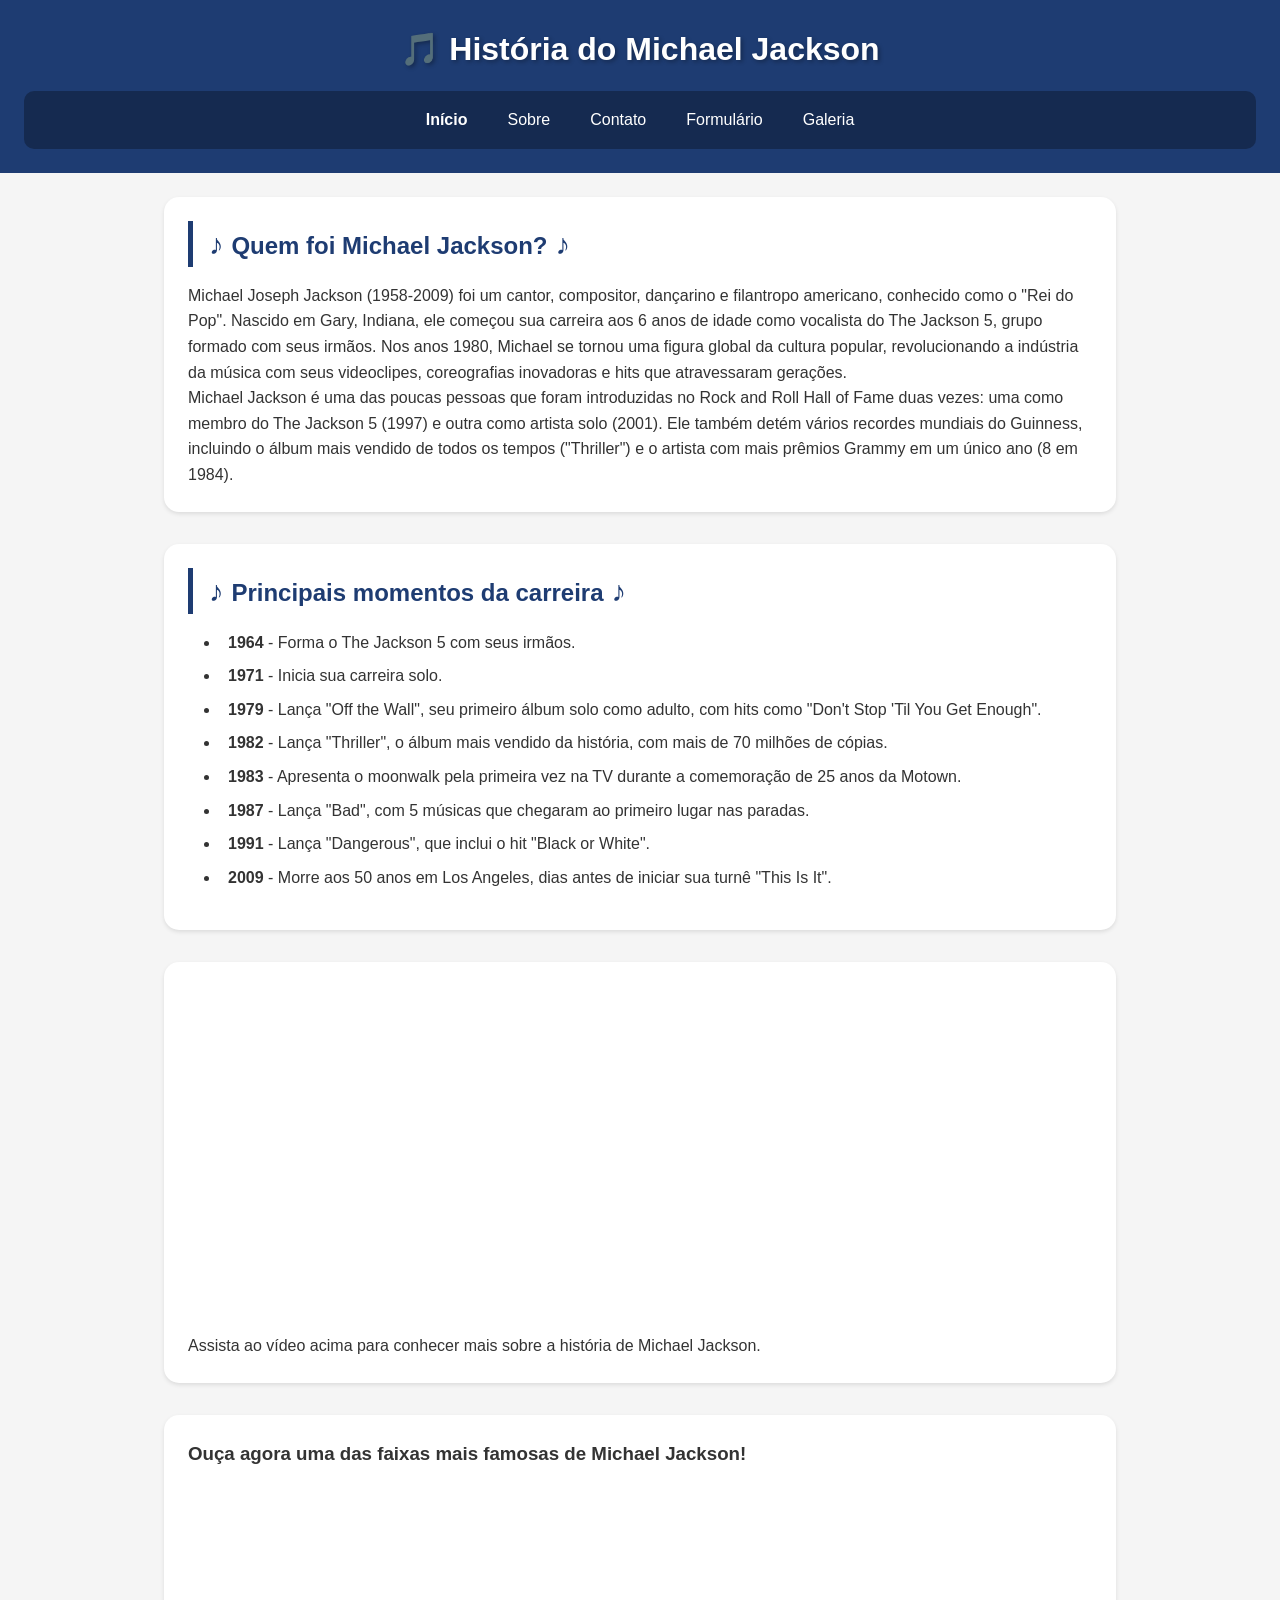
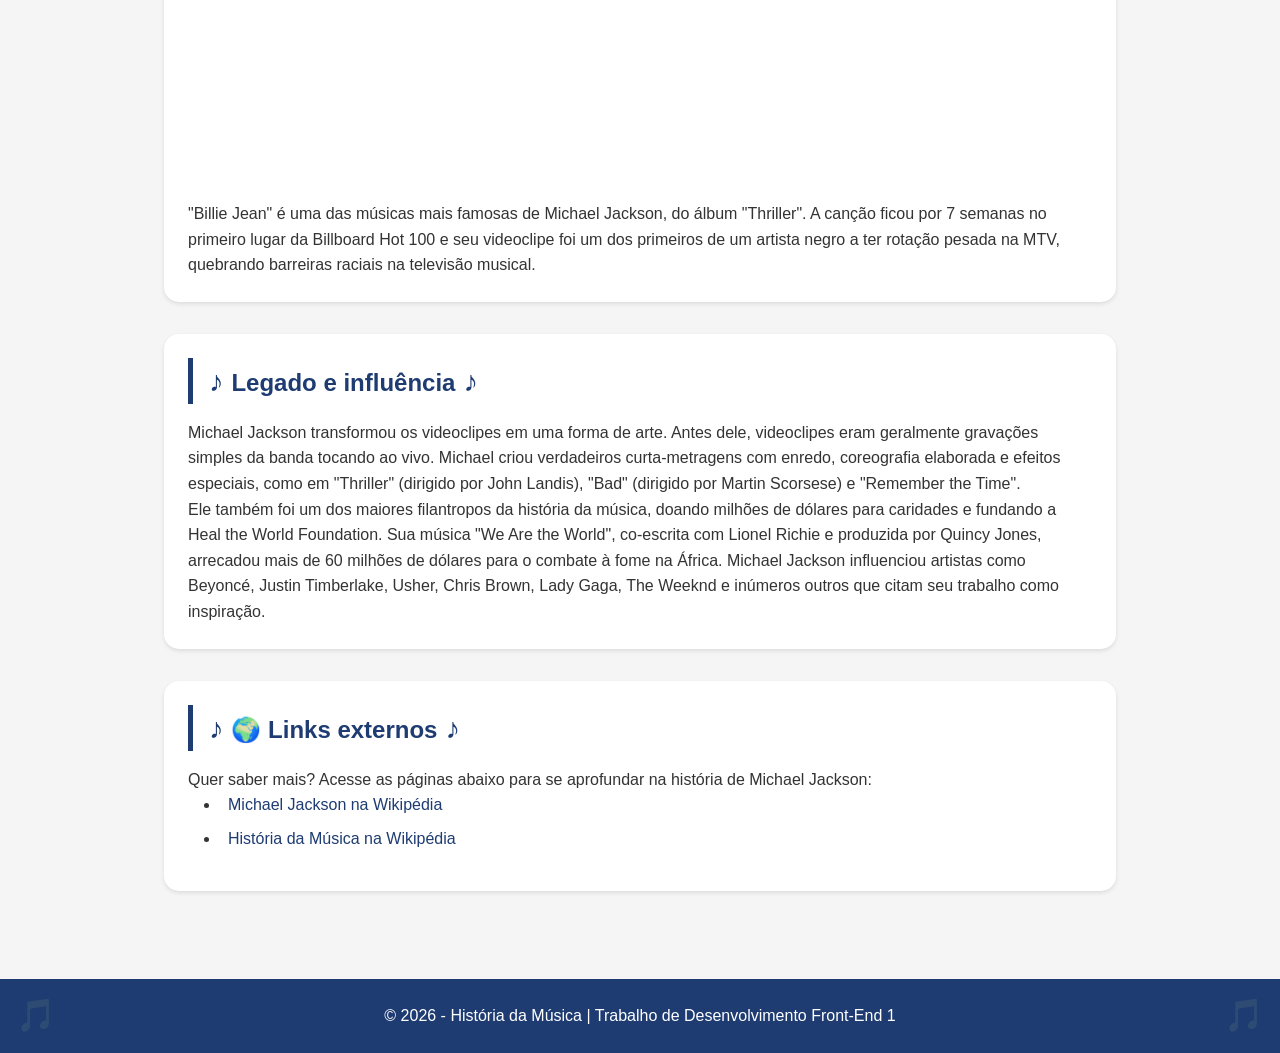
<file: html/michael.html>
<!DOCTYPE html>
<html lang="pt-br">

<head>
    <meta charset="UTF-8">
    <meta name="viewport" content="width=device-width, initial-scale=1.0">
    <meta name="description" content="História de Michael Jackson, o Rei do Pop">
    <title>História do Michael Jackson - História da Música</title>
    <link rel="stylesheet" href="/css/artistas.css">
    <link rel="stylesheet" href="/css/global.css">
</head>

<body>

    <header>
        <h1 id="titulo-principal">🎵 História do Michael Jackson</h1>

        <!-- Menu de navegação com links internos -->
        <nav>
            <a href="inicio.html">Início</a>
            <a href="sobre.html">Sobre</a>
            <a href="contato.html">Contato</a>
            <a href="formulario.html">Formulário</a>
            <a href="galeria.html">Galeria</a>
        </nav>
    </header>

    <main>
        <section>
            <article>
                <h2>Quem foi Michael Jackson?</h2>
                <p>Michael Joseph Jackson (1958-2009) foi um cantor, compositor, dançarino e filantropo americano,
                    conhecido como o "Rei do Pop". Nascido em Gary, Indiana, ele começou sua carreira aos 6 anos de
                    idade como vocalista do The Jackson 5, grupo formado com seus irmãos. Nos anos 1980, Michael se
                    tornou uma figura global da cultura popular, revolucionando a indústria da música com seus
                    videoclipes, coreografias inovadoras e hits que atravessaram gerações.</p>
                <p>Michael Jackson é uma das poucas pessoas que foram introduzidas no Rock and Roll Hall of Fame duas
                    vezes: uma como membro do The Jackson 5 (1997) e outra como artista solo (2001). Ele também detém
                    vários recordes mundiais do Guinness, incluindo o álbum mais vendido de todos os tempos ("Thriller")
                    e o artista com mais prêmios Grammy em um único ano (8 em 1984).</p>
            </article>
        </section>

        <section>
            <article>
                <h2>Principais momentos da carreira</h2>
                <ul>
                    <li><strong>1964</strong> - Forma o The Jackson 5 com seus irmãos.</li>
                    <li><strong>1971</strong> - Inicia sua carreira solo.</li>
                    <li><strong>1979</strong> - Lança "Off the Wall", seu primeiro álbum solo como adulto, com hits
                        como "Don't Stop 'Til You Get Enough".</li>
                    <li><strong>1982</strong> - Lança "Thriller", o álbum mais vendido da história, com mais de 70
                        milhões de cópias.</li>
                    <li><strong>1983</strong> - Apresenta o moonwalk pela primeira vez na TV durante a comemoração de 25
                        anos da Motown.</li>
                    <li><strong>1987</strong> - Lança "Bad", com 5 músicas que chegaram ao primeiro lugar nas paradas.
                    </li>
                    <li><strong>1991</strong> - Lança "Dangerous", que inclui o hit "Black or White".</li>
                    <li><strong>2009</strong> - Morre aos 50 anos em Los Angeles, dias antes de iniciar sua turnê "This
                        Is It".</li>
                </ul>
            </article>
        </section>

        <section>
            <article>
                <iframe width="560" height="315" src="https://www.youtube.com/embed/ZGpqKD-4dQA?si=j3n0mscgt5yvE0hQ"
                    title="YouTube video player" frameborder="0"
                    allow="accelerometer; autoplay; clipboard-write; encrypted-media; gyroscope; picture-in-picture; web-share"
                    referrerpolicy="strict-origin-when-cross-origin" allowfullscreen>
                </iframe>
                <p>Assista ao vídeo acima para conhecer mais sobre a história de Michael Jackson.</p>
            </article>
        </section>

        <section>
            <article>
                <h3>Ouça agora uma das faixas mais famosas de Michael Jackson!</h3>
                <iframe data-testid="embed-iframe" style="border-radius:12px"
                    src="https://open.spotify.com/embed/track/7J1uxwnxfQLu4APicE5Rnj?utm_source=generator&theme=0"
                    width="50%" height="300" frameBorder="0" allowfullscreen=""
                    allow="autoplay; clipboard-write; encrypted-media; fullscreen; picture-in-picture"
                    loading="lazy"></iframe>
                <p>"Billie Jean" é uma das músicas mais famosas de Michael Jackson, do álbum "Thriller". A canção ficou
                    por 7 semanas no primeiro lugar da Billboard Hot 100 e seu videoclipe foi um dos primeiros de um
                    artista negro a ter rotação pesada na MTV, quebrando barreiras raciais na televisão musical.</p>
            </article>
        </section>

        <section>
            <article>
                <h2>Legado e influência</h2>
                <p>Michael Jackson transformou os videoclipes em uma forma de arte. Antes dele, videoclipes eram
                    geralmente gravações simples da banda tocando ao vivo. Michael criou verdadeiros curta-metragens
                    com enredo, coreografia elaborada e efeitos especiais, como em "Thriller" (dirigido por John
                    Landis), "Bad" (dirigido por Martin Scorsese) e "Remember the Time".</p>
                <p>Ele também foi um dos maiores filantropos da história da música, doando milhões de dólares para
                    caridades e fundando a Heal the World Foundation. Sua música "We Are the World", co-escrita com
                    Lionel Richie e produzida por Quincy Jones, arrecadou mais de 60 milhões de dólares para o combate
                    à fome na África. Michael Jackson influenciou artistas como Beyoncé, Justin Timberlake, Usher,
                    Chris Brown, Lady Gaga, The Weeknd e inúmeros outros que citam seu trabalho como inspiração.</p>
            </article>
        </section>

        <section>
            <article>
                <h2 class="subtitulo">🌍 Links externos</h2>
                <p>Quer saber mais? Acesse as páginas abaixo para se aprofundar na história de Michael Jackson:</p>
                <ul>
                    <li><a title="Clique aqui para saber mais sobre Michael Jackson"
                            href="https://pt.wikipedia.org/wiki/Michael_Jackson" target="_blank"
                            rel="noopener noreferrer">Michael Jackson na Wikipédia</a></li>
                    <li><a title="Clique aqui para saber mais sobre a história da música"
                            href="https://pt.wikipedia.org/wiki/História_da_música" target="_blank"
                            rel="noopener noreferrer">História da Música na Wikipédia</a></li>
                </ul>
            </article>
        </section>
    </main>

    <footer>
        <p>&copy; 2026 - História da Música | Trabalho de Desenvolvimento Front-End 1</p>
    </footer>

</body>

</html>
</file>
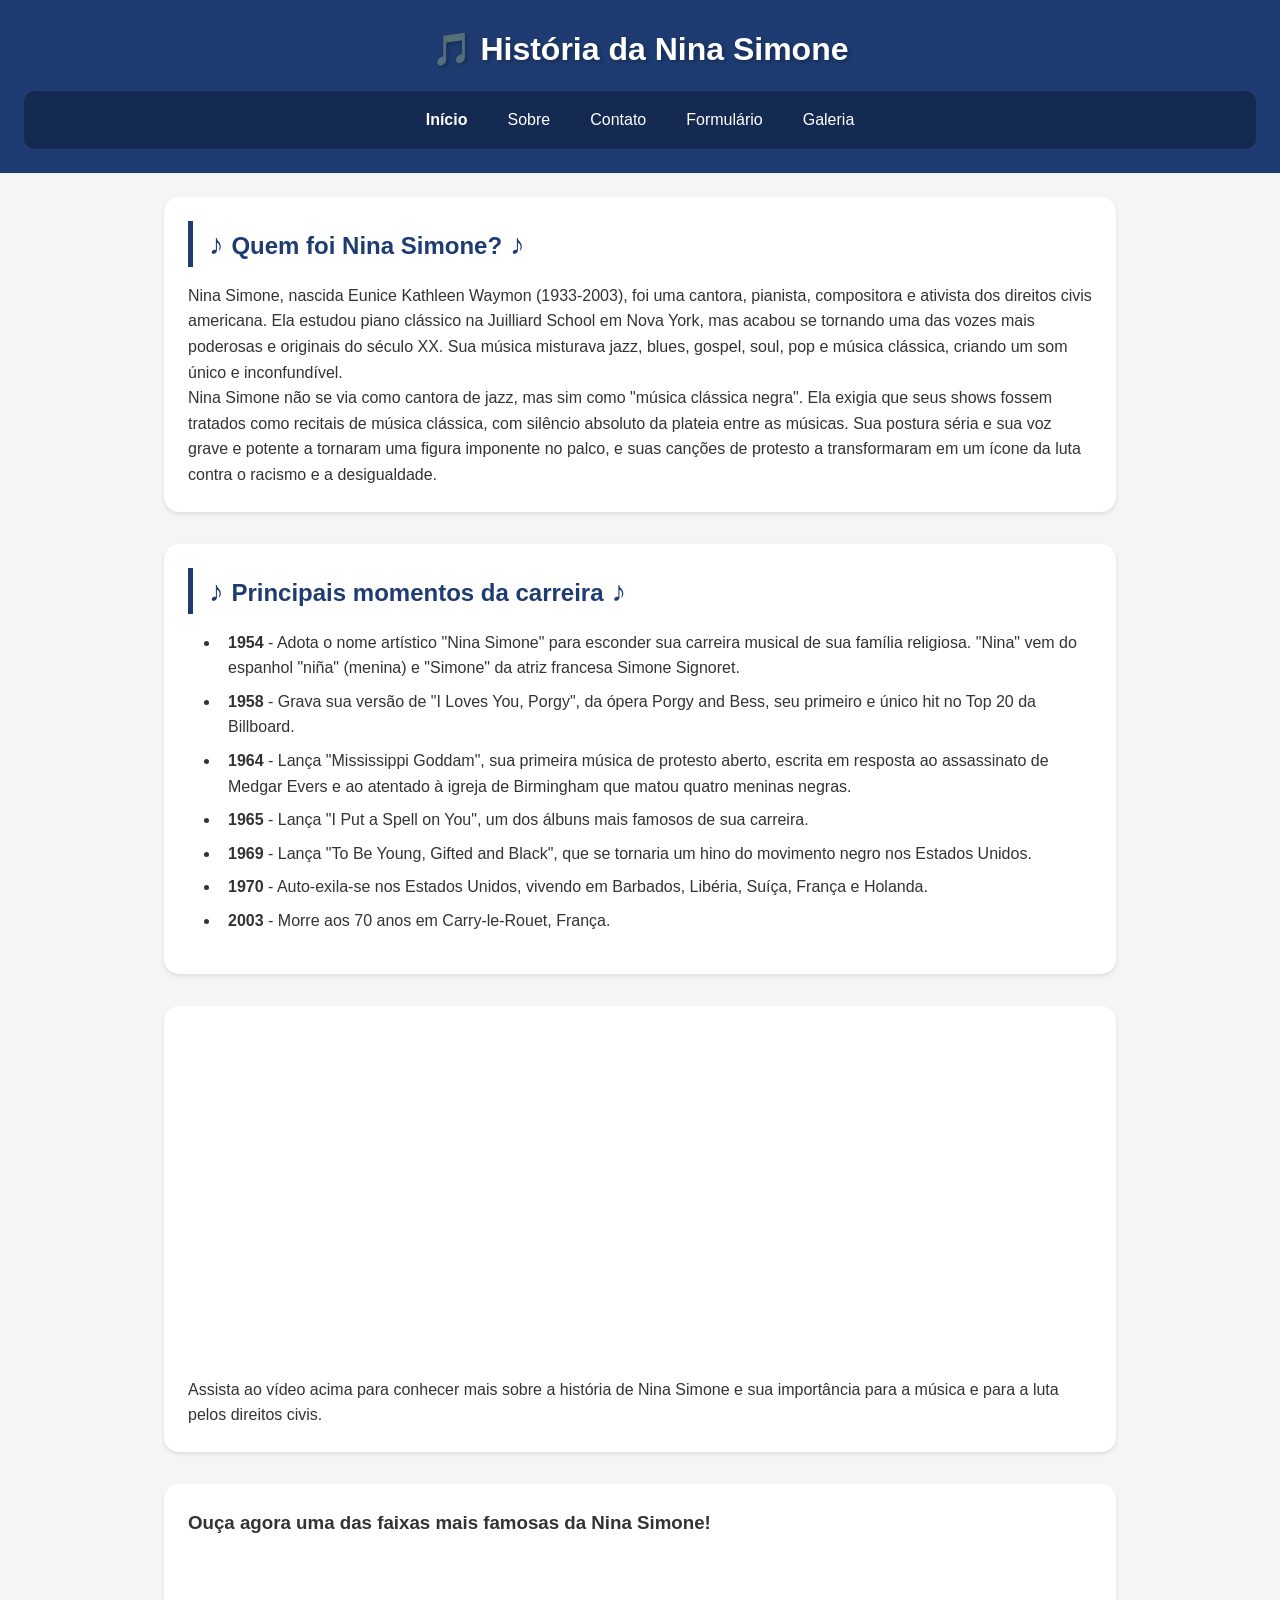
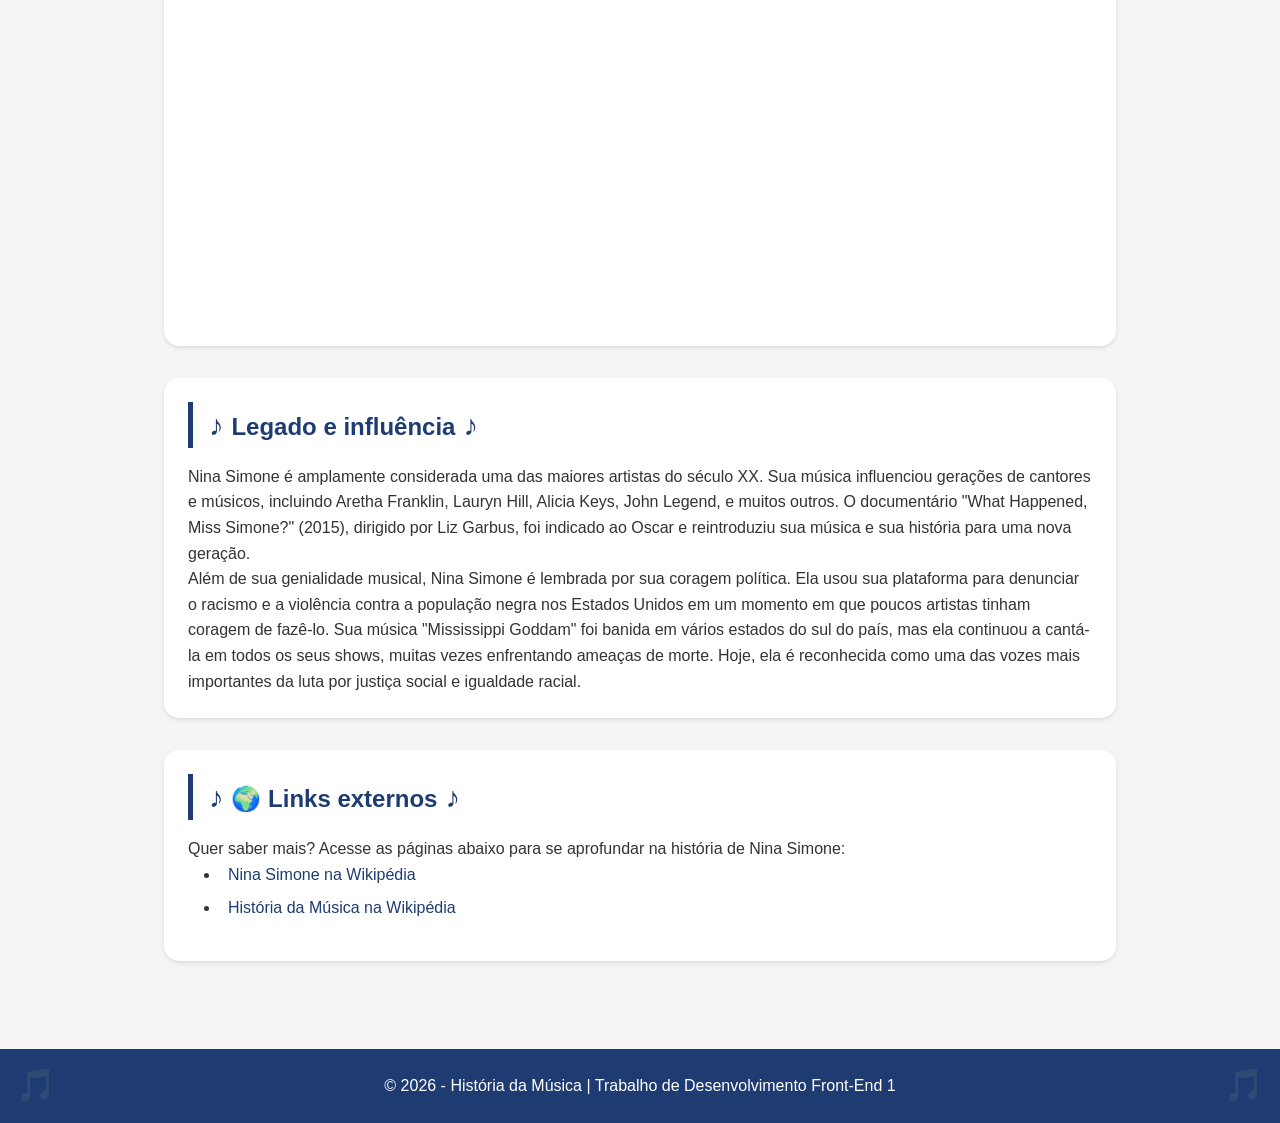
<file: html/simone.html>
<!DOCTYPE html>
<html lang="pt-br">

<head>
    <meta charset="UTF-8">
    <meta name="viewport" content="width=device-width, initial-scale=1.0">
    <meta name="description" content="História de Nina Simone, cantora, pianista e ativista dos direitos civis">
    <title>História da Nina Simone - História da Música</title>
    <link rel="stylesheet" href="/css/artistas.css">
    <link rel="stylesheet" href="/css/global.css">
</head>

<body>

    <header>
        <h1 id="titulo-principal">🎵 História da Nina Simone</h1>

        <!-- Menu de navegação com links internos -->
        <nav>
            <a href="inicio.html">Início</a>
            <a href="sobre.html">Sobre</a>
            <a href="contato.html">Contato</a>
            <a href="formulario.html">Formulário</a>
            <a href="galeria.html">Galeria</a>
        </nav>
    </header>

    <main>
        <section>
            <article>
                <h2>Quem foi Nina Simone?</h2>
                <p>Nina Simone, nascida Eunice Kathleen Waymon (1933-2003), foi uma cantora, pianista, compositora e
                    ativista dos direitos civis americana. Ela estudou piano clássico na Juilliard School em Nova York,
                    mas acabou se tornando uma das vozes mais poderosas e originais do século XX. Sua música misturava
                    jazz, blues, gospel, soul, pop e música clássica, criando um som único e inconfundível.</p>
                <p>Nina Simone não se via como cantora de jazz, mas sim como "música clássica negra". Ela exigia que
                    seus shows fossem tratados como recitais de música clássica, com silêncio absoluto da plateia entre
                    as músicas. Sua postura séria e sua voz grave e potente a tornaram uma figura imponente no palco,
                    e suas canções de protesto a transformaram em um ícone da luta contra o racismo e a desigualdade.
                </p>
            </article>
        </section>

        <section>
            <article>
                <h2>Principais momentos da carreira</h2>
                <ul>
                    <li><strong>1954</strong> - Adota o nome artístico "Nina Simone" para esconder sua carreira musical
                        de sua família religiosa. "Nina" vem do espanhol "niña" (menina) e "Simone" da atriz francesa
                        Simone Signoret.</li>
                    <li><strong>1958</strong> - Grava sua versão de "I Loves You, Porgy", da ópera Porgy and Bess, seu
                        primeiro e único hit no Top 20 da Billboard.</li>
                    <li><strong>1964</strong> - Lança "Mississippi Goddam", sua primeira música de protesto aberto,
                        escrita em resposta ao assassinato de Medgar Evers e ao atentado à igreja de Birmingham que
                        matou quatro meninas negras.</li>
                    <li><strong>1965</strong> - Lança "I Put a Spell on You", um dos álbuns mais famosos de sua
                        carreira.</li>
                    <li><strong>1969</strong> - Lança "To Be Young, Gifted and Black", que se tornaria um hino do
                        movimento negro nos Estados Unidos.</li>
                    <li><strong>1970</strong> - Auto-exila-se nos Estados Unidos, vivendo em Barbados, Libéria,
                        Suíça, França e Holanda.</li>
                    <li><strong>2003</strong> - Morre aos 70 anos em Carry-le-Rouet, França.</li>
                </ul>
            </article>
        </section>

        <section>
            <article>
                <iframe width="560" height="315" src="https://www.youtube.com/embed/TjBQk_gVvqQ?si=2Nxak3dYNx-QTUD6"
                    title="YouTube video player" frameborder="0"
                    allow="accelerometer; autoplay; clipboard-write; encrypted-media; gyroscope; picture-in-picture; web-share"
                    referrerpolicy="strict-origin-when-cross-origin" allowfullscreen></iframe>
                <p>Assista ao vídeo acima para conhecer mais sobre a história de Nina Simone e sua importância para a
                    música e para a luta pelos direitos civis.</p>
            </article>
        </section>

        <section>
            <article>
                <h3>Ouça agora uma das faixas mais famosas da Nina Simone!</h3>
                <iframe data-testid="embed-iframe" style="border-radius:12px"
                    src="https://open.spotify.com/embed/track/6Rqn2GFlmvmV4w9Ala0I1e?utm_source=generator" width="50%"
                    height="352" frameBorder="0" allowfullscreen=""
                    allow="autoplay; clipboard-write; encrypted-media; fullscreen; picture-in-picture"
                    loading="lazy"></iframe>
            </article>
        </section>

        <section>
            <article>
                <h2>Legado e influência</h2>
                <p>Nina Simone é amplamente considerada uma das maiores artistas do século XX. Sua música influenciou
                    gerações de cantores e músicos, incluindo Aretha Franklin, Lauryn Hill, Alicia Keys, John Legend,
                    e muitos outros. O documentário "What Happened, Miss Simone?" (2015), dirigido por Liz Garbus, foi
                    indicado ao Oscar e reintroduziu sua música e sua história para uma nova geração.</p>
                <p>Além de sua genialidade musical, Nina Simone é lembrada por sua coragem política. Ela usou sua
                    plataforma para denunciar o racismo e a violência contra a população negra nos Estados Unidos em
                    um momento em que poucos artistas tinham coragem de fazê-lo. Sua música "Mississippi Goddam" foi
                    banida em vários estados do sul do país, mas ela continuou a cantá-la em todos os seus shows,
                    muitas vezes enfrentando ameaças de morte. Hoje, ela é reconhecida como uma das vozes mais
                    importantes da luta por justiça social e igualdade racial.</p>
            </article>
        </section>

        <section>
            <article>
                <h2 class="subtitulo">🌍 Links externos</h2>
                <p>Quer saber mais? Acesse as páginas abaixo para se aprofundar na história de Nina Simone:</p>
                <ul>
                    <li><a title="Clique aqui para saber mais sobre Nina Simone"
                            href="https://pt.wikipedia.org/wiki/Nina_Simone" target="_blank"
                            rel="noopener noreferrer">Nina Simone na Wikipédia</a></li>
                    <li><a title="Clique aqui para saber mais sobre a história da música"
                            href="https://pt.wikipedia.org/wiki/História_da_música" target="_blank"
                            rel="noopener noreferrer">História da Música na Wikipédia</a></li>
                </ul>
            </article>
        </section>
    </main>

    <footer>
        <p>&copy; 2026 - História da Música | Trabalho de Desenvolvimento Front-End 1</p>
    </footer>

</body>

</html>
</file>
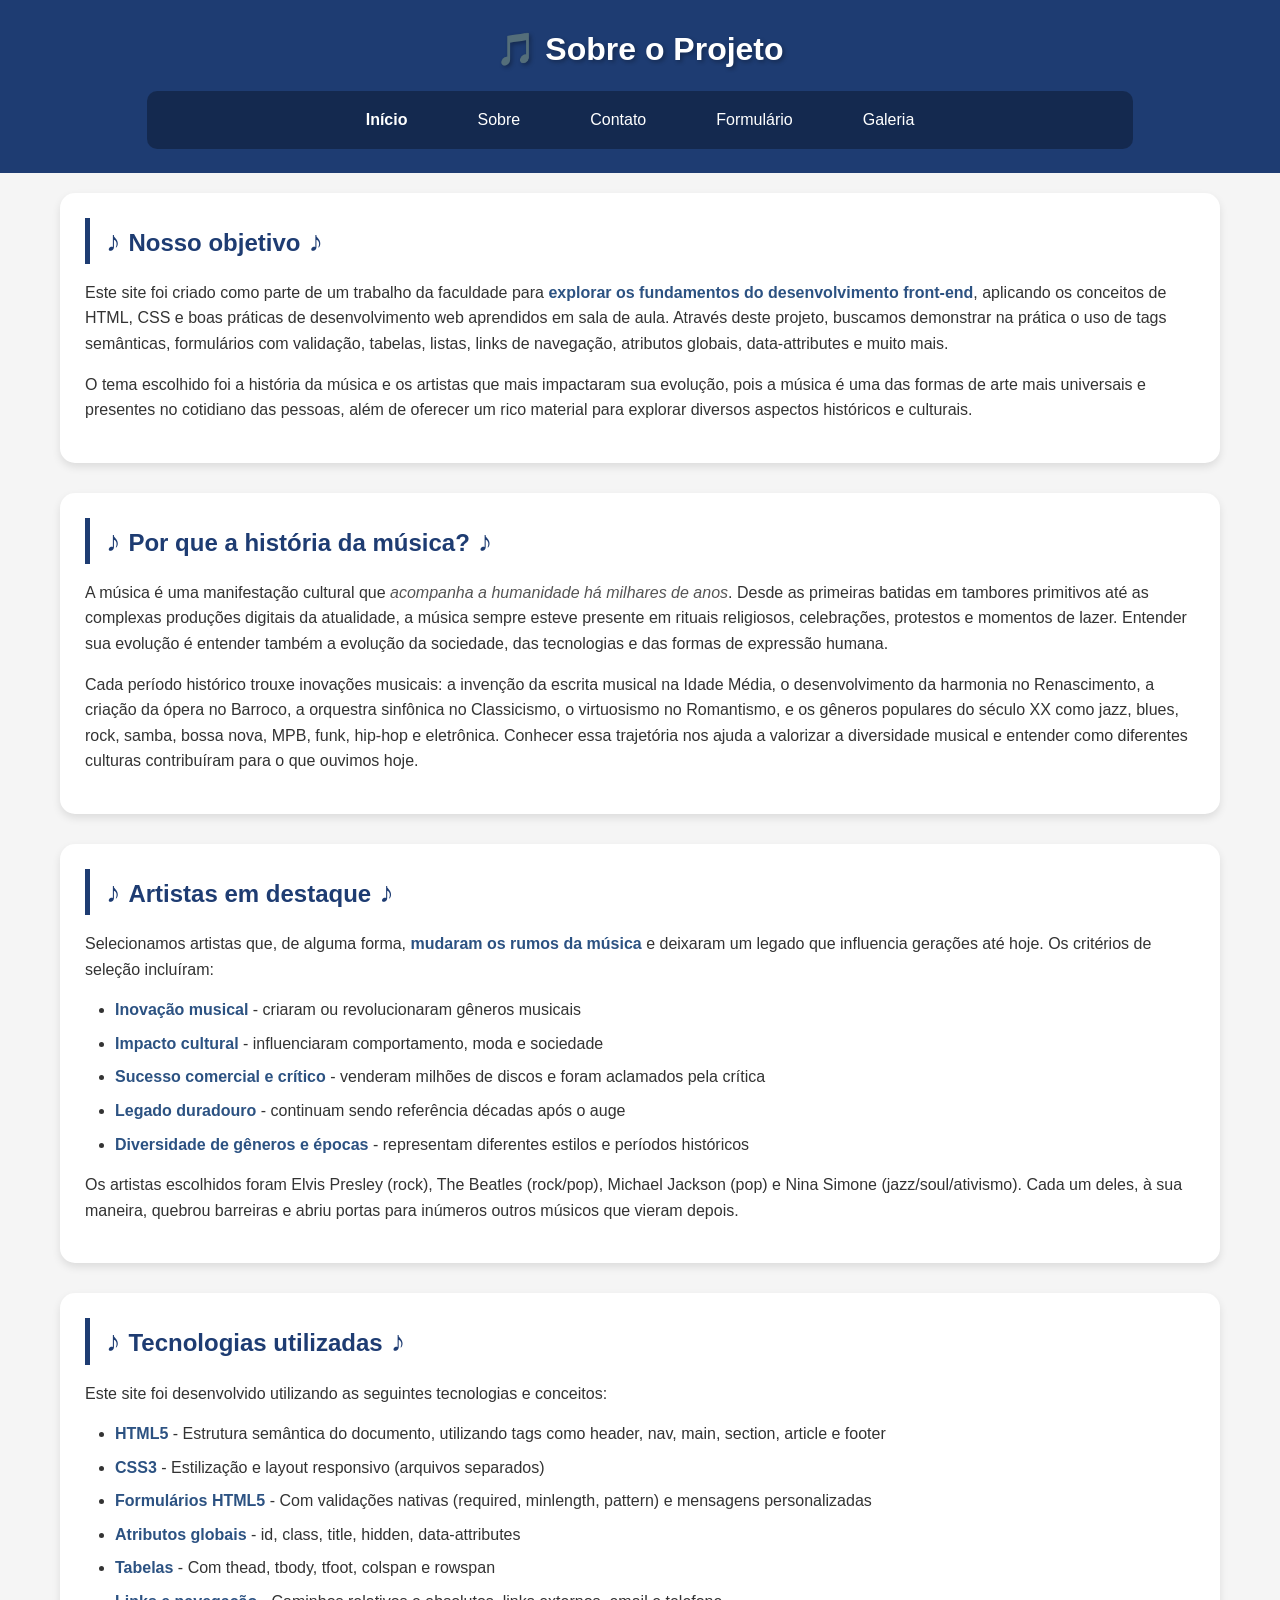
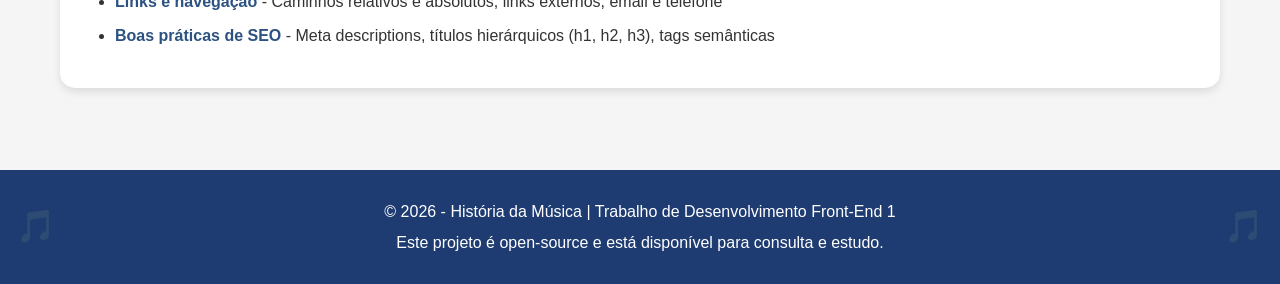
<file: html/sobre.html>
<!DOCTYPE html>
<html lang="pt-BR">

<head>
    <meta charset="UTF-8">
    <meta name="viewport" content="width=device-width, initial-scale=1.0">
    <meta name="description" content="Saiba mais sobre este site e a importância da história da música">
    <link rel="stylesheet" href="/css/sobre.css">
    <link rel="stylesheet" href="/css/global.css">
    <link rel="stylesheet" href="https://cdnjs.cloudflare.com/ajax/libs/animate.css/4.1.1/animate.min.css">
    <title>Sobre - História da Música</title>
</head>

<body>

    <header>
        <h1>🎵 Sobre o Projeto</h1>

        <!-- Menu de navegação com links internos -->
        <nav class="animate__animated animate__fadeInUp">
            <a href="inicio.html">Início</a>
            <a href="sobre.html">Sobre</a>
            <a href="contato.html">Contato</a>
            <a href="formulario.html">Formulário</a>
            <a href="galeria.html">Galeria</a>
        </nav>
    </header>

    <main>
        <article>
            <section>
                <article class="animate__animated animate__fadeIn">
                    <h2>Nosso objetivo</h2>
                    <p>Este site foi criado como parte de um trabalho da faculdade para <strong>explorar os fundamentos
                            do
                            desenvolvimento front-end</strong>, aplicando os conceitos de HTML, CSS e boas práticas de
                        desenvolvimento web aprendidos em sala de aula. Através deste projeto, buscamos demonstrar na
                        prática o uso de tags semânticas, formulários com validação, tabelas, listas, links de
                        navegação,
                        atributos globais, data-attributes e muito mais.</p>
                    <p>O tema escolhido foi a história da música e os artistas que mais impactaram sua evolução, pois a
                        música é uma das formas de arte mais universais e presentes no cotidiano das pessoas, além de
                        oferecer um rico material para explorar diversos aspectos históricos e culturais.</p>
                </article>
            </section>

            <section>
                <article class="animate__animated animate__fadeIn">
                    <h2>Por que a história da música?</h2>
                    <p>A música é uma manifestação cultural que <em>acompanha a humanidade há milhares de anos</em>.
                        Desde
                        as primeiras batidas em tambores primitivos até as complexas produções digitais da atualidade, a
                        música sempre esteve presente em rituais religiosos, celebrações, protestos e momentos de lazer.
                        Entender sua evolução é entender também a evolução da sociedade, das tecnologias e das formas de
                        expressão humana.</p>
                    <p>Cada período histórico trouxe inovações musicais: a invenção da escrita musical na Idade Média, o
                        desenvolvimento da harmonia no Renascimento, a criação da ópera no Barroco, a orquestra
                        sinfônica
                        no Classicismo, o virtuosismo no Romantismo, e os gêneros populares do século XX como jazz,
                        blues,
                        rock, samba, bossa nova, MPB, funk, hip-hop e eletrônica. Conhecer essa trajetória nos ajuda a
                        valorizar a diversidade musical e entender como diferentes culturas contribuíram para o que
                        ouvimos
                        hoje.</p>
                </article>
            </section>

            <section>
                <article>
                    <h2>Artistas em destaque</h2>
                    <p>Selecionamos artistas que, de alguma forma, <strong>mudaram os rumos da música</strong> e
                        deixaram
                        um legado que influencia gerações até hoje. Os critérios de seleção incluíram:</p>
                    <ul>
                        <li><strong>Inovação musical</strong> - criaram ou revolucionaram gêneros musicais</li>
                        <li><strong>Impacto cultural</strong> - influenciaram comportamento, moda e sociedade</li>
                        <li><strong>Sucesso comercial e crítico</strong> - venderam milhões de discos e foram aclamados
                            pela
                            crítica</li>
                        <li><strong>Legado duradouro</strong> - continuam sendo referência décadas após o auge</li>
                        <li><strong>Diversidade de gêneros e épocas</strong> - representam diferentes estilos e períodos
                            históricos</li>
                    </ul>
                    <p>Os artistas escolhidos foram Elvis Presley (rock), The Beatles (rock/pop), Michael Jackson (pop)
                        e
                        Nina Simone (jazz/soul/ativismo). Cada um deles, à sua maneira, quebrou barreiras e abriu portas
                        para inúmeros outros músicos que vieram depois.</p>
                </article>
            </section>

            <section>
                <article>
                    <h2>Tecnologias utilizadas</h2>
                    <p>Este site foi desenvolvido utilizando as seguintes tecnologias e conceitos:</p>
                    <ul>
                        <li><strong>HTML5</strong> - Estrutura semântica do documento, utilizando tags como header, nav,
                            main, section, article e footer</li>
                        <li><strong>CSS3</strong> - Estilização e layout responsivo (arquivos separados)</li>
                        <li><strong>Formulários HTML5</strong> - Com validações nativas (required, minlength, pattern) e
                            mensagens personalizadas</li>
                        <li><strong>Atributos globais</strong> - id, class, title, hidden, data-attributes</li>
                        <li><strong>Tabelas</strong> - Com thead, tbody, tfoot, colspan e rowspan</li>
                        <li><strong>Links e navegação</strong> - Caminhos relativos e absolutos, links externos, email e
                            telefone</li>
                        <li><strong>Boas práticas de SEO</strong> - Meta descriptions, títulos hierárquicos (h1, h2,
                            h3),
                            tags semânticas</li>
                    </ul>
                </article>
            </section>
    </main>

    <footer>
        <p>&copy; 2026 - História da Música | Trabalho de Desenvolvimento Front-End 1</p>
        <p>Este projeto é open-source e está disponível para consulta e estudo.</p>
    </footer>

</body>

</html>
</file>
<file: css/artistas.css>
/* ============================================
   CSS para páginas de artistas
   (elvis.html, beatles.html, michael.html, simone.html)
   ============================================ */

/* CONTEÚDO PRINCIPAL */
main {
    max-width: 1000px;
    margin: 0 auto;
    padding: var(--espaco-grande);
}

/* SEÇÕES */
section {
    background-color: var(--cor-branco);
    margin-bottom: var(--espaco-extra);
    padding: var(--espaco-grande);
    border-radius: var(--borda-radius-grande);
    box-shadow: var(--sombra-leve);
}

/* LISTAS */
ul {
    margin-left: var(--espaco-extra);
    margin-bottom: var(--espaco-medio);
}

li {
    margin-bottom: var(--espaco-pequeno);
    padding-left: var(--espaco-pequeno);
}

/* SLIDE 21 - :last-child na lista */
li:last-child {
    margin-bottom: 0;
}

/* IFRAMES */
iframe {
    display: block;
    max-width: 100%;
    margin: var(--espaco-medio) auto;
    border-radius: var(--borda-radius-medio);
}

/* SLIDE 20 - POSITION: RELATIVE + ABSOLUTE (exemplo) */
.video-container {
    position: relative;
    padding-bottom: 56.25%;
    height: 0;
    overflow: hidden;
    border-radius: var(--borda-radius-medio);
}

.video-container iframe {
    position: absolute;
    top: 0;
    left: 0;
    width: 100%;
    height: 100%;
}

/* LINKS */
a {
    color: var(--cor-primaria);
    text-decoration: none;
    transition: color 0.3s ease;
}

a:hover {
    color: var(--cor-primaria-clara);
    text-decoration: underline;
}

@media (max-width: 768px) {
    main {
        padding: var(--espaco-medio);
    }
    
    section {
        padding: var(--espaco-medio);
    }
    
    ul {
        margin-left: var(--espaco-medio);
    }
}
</file>
<file: css/global.css>
/* ============================================
   SLIDE 28 - VARIÁVEIS CSS (CUSTOM PROPERTIES)
   ============================================ */

:root {
    /* CORES PRINCIPAIS */
    --cor-primaria: #1e3c72;
    --cor-primaria-escura: #0f2442;
    --cor-primaria-clara: #2c5282;
    --cor-fundo: #f5f5f5;
    --cor-texto: #333;
    --cor-texto-claro: #666;
    --cor-branco: #ffffff;
    --cor-sucesso: #131514;
    --cor-erro: #dc2626;
    --cor-aviso: #eab308;

    /* ESPAÇAMENTOS */
    --espaco-pequeno: 8px;
    --espaco-medio: 16px;
    --espaco-grande: 24px;
    --espaco-extra: 32px;

    /* TIPOGRAFIA */
    --fonte-principal: Arial, sans-serif;
    --fonte-titulo: 'Segoe UI', Arial, sans-serif;
    --tamanho-pequeno: 0.875rem;
    --tamanho-normal: 1rem;
    --tamanho-grande: 1.5rem;
    --tamanho-extra: 2rem;

    /* BORDAS */
    --borda-radius-pequeno: 5px;
    --borda-radius-medio: 10px;
    --borda-radius-grande: 15px;

    /* SOMBRAS */
    --sombra-leve: 0 2px 4px rgba(0, 0, 0, 0.1);
    --sombra-media: 0 4px 8px rgba(0, 0, 0, 0.1);
    --sombra-forte: 0 8px 16px rgba(0, 0, 0, 0.15);
}

/* RESET + BOX MODEL + POSITION BASE */
* {
    margin: 0;
    padding: 0;
    box-sizing: border-box;
}

body {
    font-family: var(--fonte-principal);
    background-color: var(--cor-fundo);
    color: var(--cor-texto);
    line-height: 1.6;
}

/* SLIDE 20 - POSITION: STICKY no header */
header {
    background-color: var(--cor-primaria);
    padding: var(--espaco-grande);
    position: sticky;
    top: 0;
    z-index: 100;
}

/* SLIDE 20 - POSITION: RELATIVE para usar como referência */
.cabecalho {
    position: relative;
    text-align: center;
}

/* SLIDE 22/23 - FLEXBOX no menu */
header nav {
    display: flex;
    justify-content: center;
    align-items: center;
    flex-wrap: wrap;
    gap: var(--espaco-pequeno);
    background-color: rgba(0, 0, 0, 0.3);
    padding: var(--espaco-pequeno) var(--espaco-medio);
    border-radius: var(--borda-radius-medio);
}

nav a {
    color: var(--cor-branco);
    text-decoration: none;
    padding: var(--espaco-pequeno) var(--espaco-medio);
    border-radius: var(--borda-radius-pequeno);
    transition: all 0.3s ease;
}

/* SLIDE 21 - PSEUDO-CLASSE :hover */
nav a:hover {
    background-color: var(--cor-primaria-clara);
    transform: translateY(-2px);
}

/* SLIDE 21 - PSEUDO-CLASSES :first-child e :last-child */
nav a:first-child {
    font-weight: bold;
}

/* TÍTULOS */
h1,
h2,
h3 {
    font-family: var(--fonte-titulo);
}

h1 {
    color: var(--cor-branco);
    text-align: center;
    font-size: var(--tamanho-extra);
    margin-bottom: var(--espaco-medio);
    text-shadow: 2px 2px 4px rgba(0, 0, 0, 0.3);
}

h2 {
    color: var(--cor-primaria);
    font-size: var(--tamanho-grande);
    margin-bottom: var(--espaco-medio);
    border-left: 5px solid var(--cor-primaria);
    padding-left: var(--espaco-medio);
}

/* SLIDE 21 - PSEUDO-ELEMENTOS ::before e ::after */
h2::before {
    content: "♪ ";
    color: var(--cor-primaria);
    font-size: 1.2em;
}

h2::after {
    content: " ♪";
    color: var(--cor-primaria);
    font-size: 1.2em;
}

/* FOOTER com position relative */
footer {
    background-color: var(--cor-primaria);
    color: var(--cor-branco);
    text-align: center;
    padding: var(--espaco-grande);
    margin-top: var(--espaco-extra);
    position: relative;
}

/* SLIDE 20 - POSITION: ABSOLUTE no footer (exemplo decorativo) */
footer::before {
    content: "🎵";
    position: absolute;
    left: var(--espaco-medio);
    top: 50%;
    transform: translateY(-50%);
    opacity: 0.3;
    font-size: 2rem;
}

footer::after {
    content: "🎵";
    position: absolute;
    right: var(--espaco-medio);
    top: 50%;
    transform: translateY(-50%);
    opacity: 0.3;
    font-size: 2rem;
}

/* CARDS com position relative e hover */
.artista-card {
    background-color: var(--cor-branco);
    border-radius: var(--borda-radius-grande);
    padding: var(--espaco-grande);
    margin: var(--espaco-medio) auto;
    width: 80%;
    box-shadow: var(--sombra-media);
    transition: all 0.3s ease;
    border: 1px solid #ddd;
    position: relative;
    overflow: hidden;
}

/* SLIDE 21 - Pseudo-elemento decorativo nos cards */
.artista-card::before {
    content: "";
    position: absolute;
    top: 0;
    left: 0;
    width: 5px;
    height: 100%;
    background-color: var(--cor-primaria);
    transition: width 0.3s ease;
}

.artista-card:hover::before {
    width: 10px;
}

.artista-card:hover {
    transform: translateY(-5px);
    box-shadow: var(--sombra-forte);
}

/* BOTÕES */
.btn-ver-mais {
    background-color: var(--cor-primaria);
    color: var(--cor-branco);
    border: none;
    padding: var(--espaco-pequeno) var(--espaco-grande);
    border-radius: var(--borda-radius-pequeno);
    cursor: pointer;
    transition: all 0.3s ease;
}

/* SLIDE 21 - :hover e :active nos botões */
.btn-ver-mais:hover {
    background-color: var(--cor-primaria-clara);
    transform: scale(1.05);
}

.btn-ver-mais:active {
    transform: scale(0.95);
}

/* SLIDE 20 - POSITION: FIXED (botão flutuante de voltar ao topo) */
.btn-topo {
    position: fixed;
    bottom: var(--espaco-grande);
    right: var(--espaco-grande);
    background-color: var(--cor-primaria);
    color: var(--cor-branco);
    width: 50px;
    height: 50px;
    border-radius: 50%;
    display: flex;
    align-items: center;
    justify-content: center;
    text-decoration: none;
    font-size: var(--tamanho-grande);
    box-shadow: var(--sombra-media);
    transition: all 0.3s ease;
    z-index: 99;
}

.btn-topo:hover {
    background-color: var(--cor-primaria-clara);
    transform: scale(1.1);
}

/* TABELA responsiva */
.tabela {
    width: 80%;
    margin: var(--espaco-extra) auto;
    padding: var(--espaco-medio);
    background-color: var(--cor-branco);
    border-radius: var(--borda-radius-grande);
    border: 1px solid #ddd;
    overflow-x: auto;
}

table {
    width: 100%;
    border-collapse: collapse;
}

th,
td {
    padding: var(--espaco-pequeno) var(--espaco-medio);
    border: 1px solid #ddd;
    text-align: left;
}

/* SLIDE 21 - :first-child e :last-child na tabela */
th:first-child {
    border-top-left-radius: var(--borda-radius-medio);
}

th:last-child {
    border-top-right-radius: var(--borda-radius-medio);
}

/* SLIDE 21 - :nth-child para zebra striping */
tbody tr:nth-child(even) {
    background-color: #f9f9f9;
}
</file>
<file: css/contato.css>
/* ============================================
   SLIDE 16 a 20 - CSS para página Contato
   ============================================ */

* {
    margin: 0;
    padding: 0;
    box-sizing: border-box;
}

body {
    font-family: Arial, sans-serif;
    background-color: #f5f5f5;
    line-height: 1.6;
}

header {
    background-color: #1e3c72;
    padding: 20px;
}

h1 {
    color: white;
    text-align: center;
    font-size: 2rem;
    margin-bottom: 20px;
}

nav {
    text-align: center;
    background-color: rgba(0,0,0,0.3);
    padding: 10px;
    border-radius: 10px;
    width: 80%;
    margin: 0 auto;
}

nav a {
    color: white;
    text-decoration: none;
    margin: 0 15px;
    padding: 8px 15px;
    border-radius: 5px;
    display: inline-block;
}

main {
    max-width: 1200px;
    margin: 0 auto;
    padding: 20px;
}

section {
    background-color: white;
    margin-bottom: 25px;
    padding: 25px;
    border-radius: 15px;
    box-shadow: 0 4px 8px rgba(0,0,0,0.1);
}

h2 {
    color: #1e3c72;
    font-size: 1.6rem;
    margin-bottom: 15px;
    border-left: 5px solid #1e3c72;
    padding-left: 15px;
}

p {
    margin-bottom: 12px;
}

a {
    color: #1e3c72;
    text-decoration: none;
}

a:hover {
    color: #eaeef3;
}

.subtitulo {
    color: #1e3c72;
    font-size: 1.6rem;
    margin: 20px 0 15px 0;
}

footer {
    background-color: #1e3c72;
    color: white;
    text-align: center;
    padding: 25px;
    margin-top: 40px;
}

footer p {
    margin: 5px 0;
}

@media (max-width: 768px) {
    nav {
        width: 95%;
    }
    
    nav a {
        display: inline-block;
        margin: 5px;
    }
    
    section {
        padding: 15px;
    }
}
</file>
<file: css/formulario.css>
/* ============================================
   SLIDE 27 - ESTILIZAÇÃO DE FORMULÁRIOS
   ============================================ */

/* CONTAINER DO FORMULÁRIO */
.form-container {
    max-width: 600px;
    margin: 0 auto;
    padding: var(--espaco-extra);
}

#imgForm{
    margin-left: 37%;
    margin-top: 20px;
}

/* FORMULÁRIO COM FLEXBOX COLUMN */
form {
    display: flex;
    flex-direction: column;
    gap: var(--espaco-medio);
    background-color: var(--cor-branco);
    padding: var(--espaco-extra);
    border-radius: var(--borda-radius-grande);
    box-shadow: var(--sombra-media);
}

/* LABELS */
label {
    font-weight: bold;
    margin-bottom: var(--espaco-pequeno);
    color: var(--cor-primaria);
}

/* INPUTS - ESTILO BASE */
input, select, textarea {
    padding: var(--espaco-pequeno) var(--espaco-medio);
    border: 2px solid #ddd;
    border-radius: var(--borda-radius-pequeno);
    font-size: var(--tamanho-normal);
    transition: all 0.3s ease;
    width: 100%;
}

/* SLIDE 27 - :focus (campo com foco) */
input:focus, select:focus, textarea:focus {
    outline: none;
    border-color: var(--cor-primaria);
    box-shadow: 0 0 0 3px rgba(30, 60, 114, 0.2);
}

/* SLIDE 27 - :valid e :invalid (validação visual) */
input:valid {
    border-color: var(--cor-sucesso);
}

input:invalid:not(:placeholder-shown) {
    border-color: var(--cor-erro);
}

/* CHECKBOXES E RADIOS */
input[type="radio"], input[type="checkbox"] {
    width: auto;
    margin-right: var(--espaco-pequeno);
}

/* SLIDE 21 - :first-child nos radios */
input[type="radio"]:first-of-type {
    margin-left: 0;
}

/* BOTÃO DE ENVIO */
input[type="submit"] {
    background-color: var(--cor-primaria);
    color: var(--cor-branco);
    border: none;
    cursor: pointer;
    padding: var(--espaco-medio);
    font-size: var(--tamanho-normal);
    font-weight: bold;
    transition: all 0.3s ease;
    margin-top: var(--espaco-medio);
}

/* SLIDE 21 - :hover e :active no botão */
input[type="submit"]:hover {
    background-color: var(--cor-primaria-clara);
    transform: translateY(-2px);
}

input[type="submit"]:active {
    transform: translateY(0);
}

/* RADIO E CHECKBOX GROUPS */
.radio-group, .checkbox-group {
    margin-bottom: var(--espaco-pequeno);
}

.radio-group label, .checkbox-group label {
    font-weight: normal;
    margin-right: var(--espaco-medio);
}

/* SELECT ESTILIZADO */
select {
    background-color: var(--cor-branco);
    cursor: pointer;
}

/* TEXTAREA */
textarea {
    resize: vertical;
    min-height: 100px;
}

/* SLIDE 27 - MENSAGEM DE ERRO VISUAL */
.error-message {
    color: var(--cor-erro);
    font-size: var(--tamanho-pequeno);
    margin-top: -10px;
    margin-bottom: var(--espaco-pequeno);
}

/* RESPONSIVO */
@media (max-width: 768px) {
    .form-container {
        padding: var(--espaco-medio);
    }
    
    form {
        padding: var(--espaco-medio);
    }
    
    input, select, textarea {
        padding: var(--espaco-pequeno);
    }
}
</file>
<file: css/grid.css>
/* ============================================
   SLIDE 24/25 - CSS GRID
   Galeria de Álbuns
   ============================================ */

/* GRID CONTAINER */
.galeria-grid {
    display: grid;
    /* SLIDE 25 - auto-fill + minmax (responsivo sem media query) */
    grid-template-columns: repeat(auto-fill, minmax(280px, 1fr));
    gap: var(--espaco-grande);
    padding: var(--espaco-extra);
    max-width: 1400px;
    margin: 0 auto;
}

/* CARD DO GRID */
.card-album {
    background-color: var(--cor-branco);
    border-radius: var(--borda-radius-grande);
    overflow: hidden;
    box-shadow: var(--sombra-media);
    transition: all 0.3s ease;
    position: relative;
}

.card-album:hover {
    transform: translateY(-8px);
    box-shadow: var(--sombra-forte);
}

/* SLIDE 21 - Pseudo-elemento */
.card-album::after {
    content: "🎵";
    position: absolute;
    bottom: var(--espaco-pequeno);
    right: var(--espaco-pequeno);
    opacity: 0;
    transition: opacity 0.3s ease;
    font-size: 1.5rem;
}

.card-album:hover::after {
    opacity: 0.3;
}

.card-album img {
    width: 90%;
    height: 200px;
    object-fit: cover;
    border-bottom: 3px solid var(--cor-primaria);
    padding-left: 50px;
}

.card-album h3 {
    padding: var(--espaco-medio) var(--espaco-medio) var(--espaco-pequeno);
    color: var(--cor-primaria);
}

.card-album p {
    padding: 0 var(--espaco-medio) var(--espaco-medio);
    color: var(--cor-texto-claro);
    font-size: var(--tamanho-pequeno);
}

.card-album .ano {
    display: inline-block;
    padding: var(--espaco-pequeno) var(--espaco-medio);
    color: rgb(93, 93, 219);
    border-radius: var(--borda-radius-pequeno);
    margin: 0 var(--espaco-medio) var(--espaco-medio);
    font-size: var(--tamanho-pequeno);
}

/* TÍTULO DA PÁGINA */
.galeria-titulo {
    text-align: center;
    margin: var(--espaco-extra) 0;
}

.galeria-titulo h1::before {
    content: "🎨 ";
}

.galeria-titulo h1::after {
    content: " 🎨";
}
#tituloGaleria{
    color: black;
}

/* RESPONSIVO PARA GRID (apenas complementar) */
@media (max-width: 768px) {
    .galeria-grid {
        padding: var(--espaco-medio);
        gap: var(--espaco-medio);
    }
    
    .card-album img {
        height: 150px;
    }
}
</file>
<file: css/inicio.css>
/* ============================================
   CSS da página inicial
   ============================================ */

.intro {
    text-align: center;
    width: 100%;
    padding: var(--espaco-extra) var(--espaco-grande);
    margin-bottom: var(--espaco-extra);
    border-radius: var(--borda-radius-grande);
}

.cont_intro {
    max-width: 700px;
    margin: 0 auto;
    padding: var(--espaco-medio);
}

.cont_intro p {
    text-align: justify;
    margin-bottom: var(--espaco-medio);
}

.subtitulo {
    margin-top: 20px;
    text-align: center;
}

#imgElvis {
    width: 70%;
    border-radius: var(--borda-radius-grande);
    margin-top: var(--espaco-medio);
    border: 3px solid var(--cor-branco);
}

.descri {
    text-align: center;
    width: 80%;
    margin: 0 auto;
    padding: var(--espaco-extra);
    background-color: var(--cor-branco);
    border-radius: var(--borda-radius-grande);
    box-shadow: var(--sombra-media);
}

.destaque {
    font-size: 1.1rem;
    font-weight: bold;
    color: var(--cor-primaria-clara);
}

.artista-card {
    text-align: center;
    background-color: var(--cor-branco);
    border-radius: var(--borda-radius-grande);
    padding: var(--espaco-grande);
    margin: var(--espaco-medio) auto;
    width: 80%;
    box-shadow: var(--sombra-media);
    transition: transform 0.3s ease, box-shadow 0.3s ease;
    border: 1px solid #ddd;
    position: relative;
    overflow: hidden;
}

.artista-card::before {
    content: "";
    position: absolute;
    top: 0;
    left: 0;
    width: 5px;
    height: 100%;
    background-color: var(--cor-primaria);
    transition: width 0.3s ease;
}

.artista-card:hover::before {
    width: 10px;
}

.artista-card:hover {
    transform: translateY(-5px);
    box-shadow: var(--sombra-forte);
}

.artista-nome {
    font-size: 1.3rem;
    margin-bottom: var(--espaco-medio);
    color: var(--cor-primaria);
}

#titulo-depo {
    text-align: center;
}

.depoimentos p {
    margin-top: 10px;
    margin-left: 10%;
}

.depoimentos h3{
    text-align: center;
}

.depoimentos {
    display: grid;
    grid-template-columns: repeat(5, 1fr);
    max-width: 60%;
    margin: 0 auto;
    grid-gap: 20px;
    border-radius: 10px;
}

.cards-depo {
    background-color: gray;
    border-radius: 10px;
    height: 100%;
    color: white;
}

/* TABELA */
.tabela {
    width: 80%;
    margin: var(--espaco-extra) auto;
    padding: var(--espaco-medio);
    background-color: var(--cor-branco);
    border-radius: var(--borda-radius-grande);
    border: 1px solid #ddd;
    overflow-x: auto;
}

table {
    width: 100%;
    border-collapse: collapse;
}

th,
td {
    padding: var(--espaco-pequeno) var(--espaco-medio);
    border: 1px solid #ddd;
    text-align: left;
}

th {
    background-color: var(--cor-primaria);
    color: var(--cor-branco);
}

tfoot td {
    background-color: #f0f0f0;
    font-weight: bold;
}

/* RODAPÉ DA PÁGINA */
.rodape {
    text-align: center;
    background-color: var(--cor-secundaria);
    padding: var(--espaco-extra);
    margin-top: var(--espaco-extra);
    border-radius: var(--borda-radius-grande);
}

.rodape a {
    display: inline-block;
    background-color: var(--cor-primaria);
    color: var(--cor-branco);
    text-decoration: none;
    padding: var(--espaco-pequeno) var(--espaco-grande);
    border-radius: var(--borda-radius-pequeno);
    margin: var(--espaco-pequeno) 0;
    transition: background-color 0.3s ease;
}

.rodape a:hover {
    background-color: var(--cor-primaria-clara);
}

/* MOBILE */
/* ============================================
   RESPONSIVIDADE MOBILE
============================================ */

@media (max-width: 768px) {

    body {
        overflow-x: hidden;
    }

    /* HEADER */
    .cabecalho {
        display: flex;
        flex-direction: column;
        align-items: center;
        text-align: center;
        gap: 15px;
    }

    #titulo-principal {
        font-size: 1.5rem;
        white-space: normal;
    }

    /* MENU */
    nav {
        width: 100%;
        display: flex;
        justify-content: center;
        flex-wrap: wrap;
        gap: 10px;
        padding: 10px 0;
    }

    nav a {
        text-decoration: none;
        font-size: 0.85rem;
        padding: 8px 12px;
        background-color: rgba(0, 0, 0, 0.2);
        border-radius: 12px;
        white-space: nowrap;
    }

    /* CONTEÚDO */
    .cont_intro,
    .artista-card,
    .tabela,
    .descri {
        width: 95%;
        padding: 15px;
    }

    .intro {
        padding: 15px;
    }

    #imgElvis {
        width: 100%;
        height: auto;
    }

    table {
        font-size: 0.85rem;
    }

    th,
    td {
        padding: 8px;
    }
}

/* CELULARES PEQUENOS */
@media (max-width: 480px) {

    #titulo-principal {
        font-size: 1.2rem;
    }

    nav {
        gap: 6px;
    }

    nav a {
        font-size: 0.75rem;
        padding: 6px 10px;
    }

    .subtitulo {
        font-size: 1.1rem;
    }

    .destaque {
        font-size: 1rem;
    }

    p {
        font-size: 0.95rem;
        line-height: 1.5;
    }
}
</file>
<file: css/sobre.css>
/* ============================================
   SLIDE 16 a 20 - CSS para página Sobre
   ============================================ */

* {
    margin: 0;
    padding: 0;
    box-sizing: border-box;
}

body {
    font-family: Arial, sans-serif;
    background-color: #f5f5f5;
    line-height: 1.6;
}

header {
    background-color: #1e3c72;
    padding: 20px;
}

h1 {
    color: white;
    text-align: center;
    font-size: 2rem;
    margin-bottom: 20px;
}

nav {
    text-align: center;
    background-color: rgba(0,0,0,0.3);
    padding: 10px;
    border-radius: 10px;
    width: 80%;
    margin: 0 auto;
}

nav a {
    color: white;
    text-decoration: none;
    margin: 0 15px;
    padding: 8px 15px;
    border-radius: 5px;
    display: inline-block;
}

nav a:hover {
    background-color: #2c5282;
}

main {
    max-width: 1200px;
    margin: 0 auto;
    padding: 20px;
}

section {
    background-color: white;
    margin-bottom: 30px;
    padding: 25px;
    border-radius: 15px;
    box-shadow: 0 4px 8px rgba(0,0,0,0.1);
}

h2 {
    color: #1e3c72;
    font-size: 1.8rem;
    margin-bottom: 20px;
    border-left: 5px solid #1e3c72;
    padding-left: 15px;
}

p {
    margin-bottom: 15px;
    font-size: 1rem;
}

ul {
    margin-left: 30px;
    margin-bottom: 15px;
}

li {
    margin-bottom: 8px;
}

strong {
    color: #2c5282;
}

em {
    font-style: italic;
    color: #555;
}

footer {
    background-color: #1e3c72;
    color: white;
    text-align: center;
    padding: 25px;
    margin-top: 40px;
}

footer p {
    margin: 5px 0;
}

@media (max-width: 768px) {
    nav {
        width: 95%;
    }
    
    nav a {
        display: inline-block;
        margin: 5px;
    }
    
    section {
        padding: 15px;
    }
    
    h2 {
        font-size: 1.5rem;
    }
}
</file>
